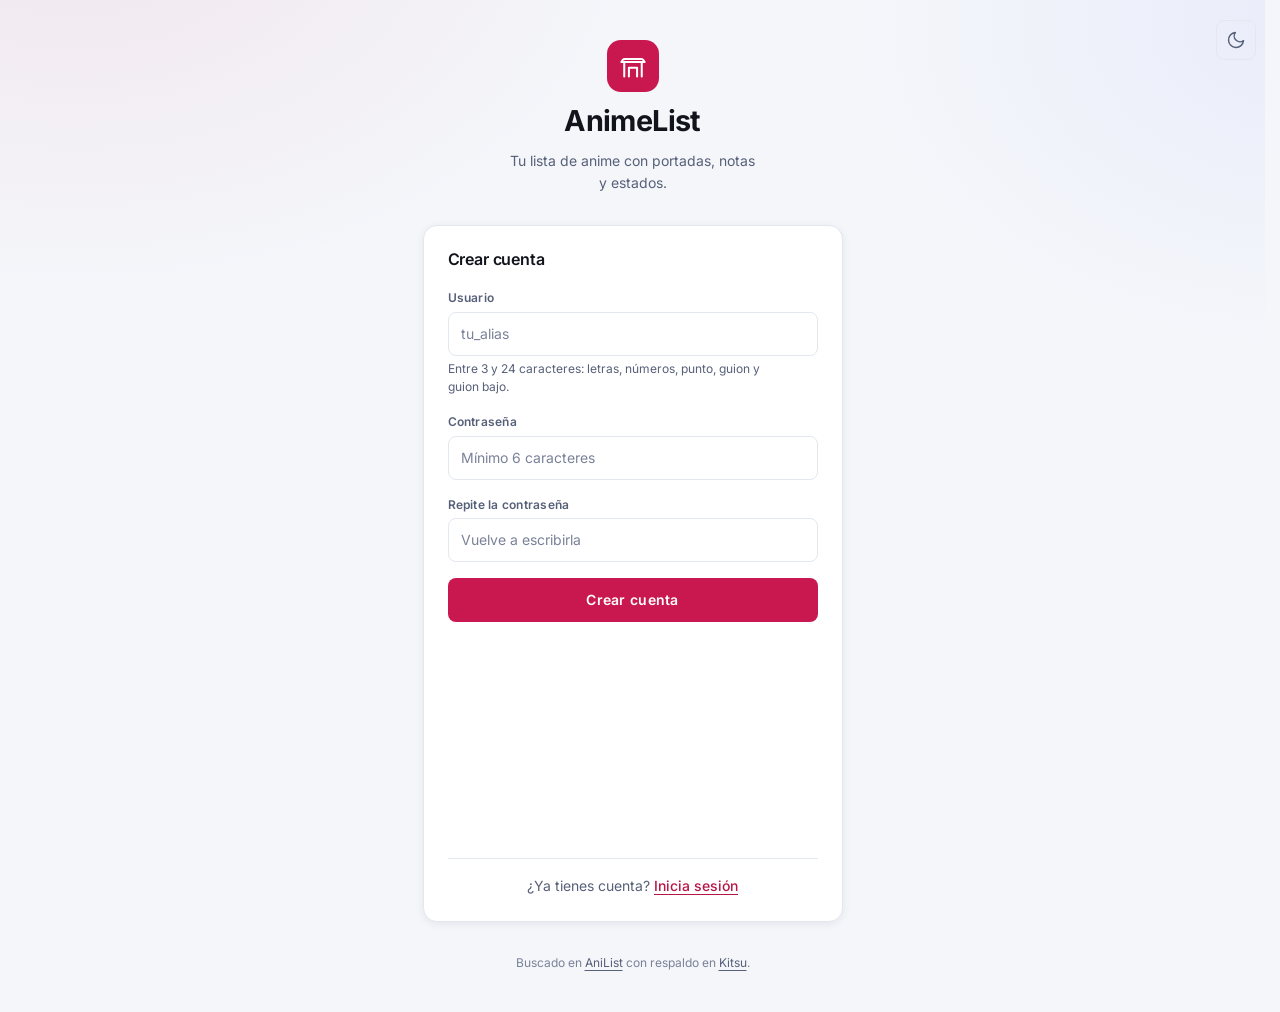
<file: Frontend/index.html>
<!DOCTYPE html>
<html lang="es" data-theme="dark">
<head>
    <meta charset="UTF-8">
    <meta name="viewport" content="width=device-width, initial-scale=1.0">
    <meta name="description" content="Crea tu cuenta en AnimeList y guarda tu lista de anime con portadas, notas y estados.">
    <meta name="theme-color" content="#0a0b10">
    <title>AnimeList · Crear cuenta</title>
    <link rel="icon" href="favicon.svg" type="image/svg+xml">
    <link rel="preload" href="fonts/inter-var.woff2" as="font" type="font/woff2" crossorigin>
    <link rel="stylesheet" href="css/tokens.css">
    <link rel="stylesheet" href="css/base.css">
    <link rel="stylesheet" href="css/components.css">
    <link rel="stylesheet" href="css/auth.css">
    <script>
        // El tema se aplica antes de pintar para que no haya parpadeo. Va
        // en linea a proposito: un modulo bloquearia el primer dibujado.
        try {
            var saved = JSON.parse(localStorage.getItem('animelist_settings') || '{}').theme;
            document.documentElement.dataset.theme = saved ||
                (matchMedia('(prefers-color-scheme: light)').matches ? 'light' : 'dark');
        } catch (e) { /* se queda el tema por defecto */ }
    </script>
</head>
<body class="auth-page">
    <a href="#contenido" class="skip-link">Saltar al contenido principal</a>

    <div class="theme-fab">
        <button id="btn-theme" class="icon-btn" type="button" aria-pressed="false">
            <i data-icon="sun" aria-hidden="true"></i>
            <span class="sr-only">Cambiar tema</span>
        </button>
    </div>

    <main id="contenido" class="auth">
        <header class="auth__brand">
            <span class="brand__mark" aria-hidden="true"><i data-icon="torii"></i></span>
            <h1 class="auth__title">AnimeList</h1>
            <p class="auth__tagline">Tu lista de anime con portadas, notas y estados.</p>
        </header>

        <section class="panel panel--pad auth__card">
            <h2 class="panel__title">Crear cuenta</h2>

            <form id="form-registro" class="form-stack" novalidate>
                <div class="field">
                    <label for="usuario">Usuario</label>
                    <input id="usuario" name="username" type="text" autocomplete="username"
                           minlength="3" maxlength="24" spellcheck="false"
                           placeholder="tu_alias" required>
                    <p class="field__hint">Entre 3 y 24 caracteres: letras, números, punto, guion y guion bajo.</p>
                </div>

                <div class="field">
                    <label for="password">Contraseña</label>
                    <input id="password" name="password" type="password" autocomplete="new-password"
                           minlength="6" placeholder="Mínimo 6 caracteres" required>
                </div>

                <div class="field">
                    <label for="password2">Repite la contraseña</label>
                    <input id="password2" name="password2" type="password" autocomplete="new-password"
                           minlength="6" placeholder="Vuelve a escribirla" required>
                </div>

                <button class="btn btn--primary btn--block" type="submit">Crear cuenta</button>
                <p class="form-status" id="register-status" role="alert" aria-live="polite"></p>
            </form>

            <p class="auth__alt">¿Ya tienes cuenta? <a href="login.html">Inicia sesión</a></p>
        </section>

        <p class="auth__foot">
            Buscado en <a href="https://anilist.co" target="_blank" rel="noopener noreferrer">AniList</a>
            con respaldo en <a href="https://kitsu.io" target="_blank" rel="noopener noreferrer">Kitsu</a>.
        </p>
    </main>

    <script type="module" src="app.js"></script>
</body>
</html>
</file>
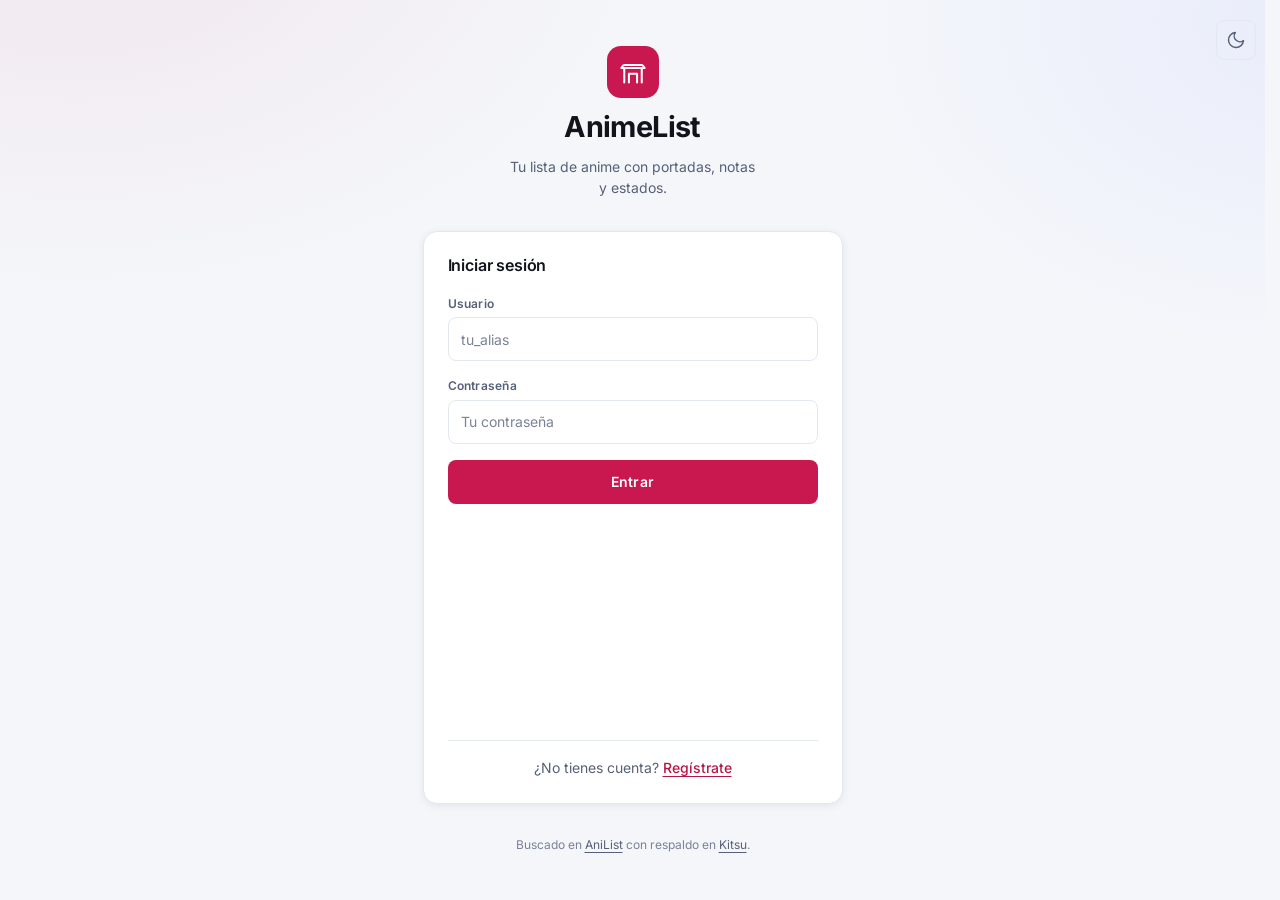
<file: Frontend/dashboard.html>
<!DOCTYPE html>
<html lang="es" data-theme="dark">
<head>
    <meta charset="UTF-8">
    <meta name="viewport" content="width=device-width, initial-scale=1.0">
    <meta name="description" content="Gestiona tu lista de anime: añade, puntúa, filtra y busca portadas.">
    <meta name="theme-color" content="#0a0b10">
    <title>AnimeList · Mi lista</title>
    <link rel="icon" href="favicon.svg" type="image/svg+xml">
    <link rel="preload" href="fonts/inter-var.woff2" as="font" type="font/woff2" crossorigin>
    <link rel="stylesheet" href="css/tokens.css">
    <link rel="stylesheet" href="css/base.css">
    <link rel="stylesheet" href="css/components.css">
    <link rel="stylesheet" href="css/dashboard.css">
    <script>
        // El tema se aplica antes de pintar para que no haya parpadeo. Va
        // en linea a proposito: un modulo bloquearia el primer dibujado.
        try {
            var saved = JSON.parse(localStorage.getItem('animelist_settings') || '{}').theme;
            document.documentElement.dataset.theme = saved ||
                (matchMedia('(prefers-color-scheme: light)').matches ? 'light' : 'dark');
        } catch (e) { /* se queda el tema por defecto */ }
    </script>
</head>
<body>
    <a href="#contenido" class="skip-link">Saltar al contenido principal</a>

    <header class="app-header" id="app-header">
        <img id="profile-banner" class="app-header__banner" alt="" hidden>
        <div class="app-shell app-header__inner">
            <a class="brand" href="dashboard.html">
                <span class="brand__mark" aria-hidden="true"><i data-icon="torii"></i></span>
                <span class="brand__name">AnimeList</span>
            </a>

            <div class="app-header__actions">
                <span id="offline-badge" class="badge badge--offline" hidden>
                    <i data-icon="wifi-off" class="icon--sm"></i>
                    <span id="offline-text">Sin conexión</span>
                </span>

                <button id="btn-theme" class="icon-btn" type="button" aria-pressed="false">
                    <i data-icon="sun"></i>
                    <span class="sr-only">Cambiar tema</span>
                </button>

                <div class="dropdown" id="user-menu">
                    <button class="avatar-btn" id="btn-user" type="button"
                            aria-haspopup="menu" aria-expanded="false" aria-controls="user-menu-panel">
                        <img id="user-avatar" class="avatar" alt="" hidden>
                        <span id="avatar-fallback" class="avatar avatar--placeholder" aria-hidden="true"></span>
                        <span class="sr-only">Abrir menú de usuario</span>
                    </button>

                    <div class="dropdown__panel" id="user-menu-panel" role="menu" hidden>
                        <div class="dropdown__head">
                            <p class="dropdown__name" id="menu-name">…</p>
                            <p class="dropdown__meta" id="menu-username"></p>
                        </div>
                        <button class="dropdown__item" id="btn-profile" type="button" role="menuitem">
                            <i data-icon="user" class="icon--sm"></i> Mi perfil
                        </button>

                        <button class="dropdown__item" id="btn-friends" type="button" role="menuitem">
                            <i data-icon="user-plus" class="icon--sm"></i> Amigos
                        </button>

                        <!-- Salta a la lista de cualquier cuenta. El `datalist`
                             sugiere mientras se escribe, pero basta con teclear
                             el nombre y dar a Enter. -->
                        <form class="dropdown__form" id="view-user-form" role="search">
                            <label class="sr-only" for="view-user-input">Ver la lista de un usuario</label>
                            <div class="input-search">
                                <i data-icon="search" class="icon--sm"></i>
                                <input id="view-user-input" type="search" maxlength="24"
                                       placeholder="Ver lista de…" autocomplete="off"
                                       list="view-user-suggestions">
                            </div>
                            <datalist id="view-user-suggestions"></datalist>
                        </form>

                        <button class="dropdown__item" id="btn-admin" type="button" role="menuitem" hidden>
                            <i data-icon="shield" class="icon--sm"></i> Administración
                        </button>

                        <div class="dropdown__sep" role="separator"></div>
                        <button class="dropdown__item dropdown__item--danger" id="btn-logout" type="button" role="menuitem">
                            <i data-icon="log-out" class="icon--sm"></i> Salir
                        </button>
                    </div>
                </div>
            </div>
        </div>
    </header>

    <main id="contenido" class="app-shell app-main">
        <!-- Solo se muestra en `dashboard.html?user=X`: avisa de que la lista de
             abajo es de otra cuenta y que, por tanto, es de solo lectura. -->
        <section class="view-banner" id="view-banner" hidden aria-label="Viendo la lista de otro usuario">
            <div class="view-banner__text">
                <p class="view-banner__title">Viendo la lista de <span id="view-banner-name">…</span></p>
                <p class="view-banner__meta" id="view-banner-meta"></p>
            </div>
            <!-- Acción de amistad según `profile.friendship`: añadir, aceptar,
                 retirar o dejar de ser amigo. Se pinta desde JS. -->
            <div class="view-banner__actions" id="view-friend-actions" hidden></div>
            <a class="btn btn--ghost btn--sm" href="dashboard.html">
                <i data-icon="arrow-left" class="icon--sm"></i> Volver a mi lista
            </a>
        </section>

        <!-- Muro de comentarios de la cuenta visitada. Solo en lista ajena:
             el formulario publica con `target` = la cuenta del `?user=`. -->
        <section class="panel wall" id="wall" hidden aria-labelledby="wall-title">
            <div class="wall__head">
                <span class="wall__icon" aria-hidden="true"><i data-icon="message"></i></span>
                <h2 class="wall__title" id="wall-title">Comentarios</h2>
                <span class="count" id="wall-count">0</span>
            </div>

            <form id="wall-form" class="wall-form" novalidate>
                <label class="sr-only" for="wall-text">Comentar la lista de <span id="wall-target"></span></label>
                <textarea id="wall-text" class="wall-form__text" rows="2" maxlength="500"
                          placeholder="Escribe un comentario sobre esta lista…"></textarea>
                <div class="wall-form__actions">
                    <button class="btn btn--primary btn--sm" type="submit">Publicar</button>
                    <p class="form-status" id="wall-status" role="status" aria-live="polite"></p>
                </div>
            </form>

            <div id="wall-list" class="wall-list"></div>
        </section>

        <section class="stats" id="stats-section" aria-label="Resumen de tu lista">
            <div class="stats__figures">
                <div class="stat">
                    <span class="stat__value" id="stat-total">–</span>
                    <span class="stat__label" id="stat-total-label">En tu lista</span>
                </div>
                <div class="stat">
                    <span class="stat__value" id="stat-completed">–</span>
                    <span class="stat__label">Completados</span>
                </div>
                <div class="stat">
                    <span class="stat__value" id="stat-average">–</span>
                    <span class="stat__label">Nota media</span>
                </div>
                <div class="stat">
                    <span class="stat__value" id="stat-episodes">–</span>
                    <span class="stat__label">Episodios</span>
                </div>
            </div>

            <div class="distribution">
                <p class="distribution__title">Reparto por estado</p>
                <div id="distribution-rows"></div>
            </div>
        </section>

        <section class="panel disclosure add-panel" id="add-panel" aria-labelledby="add-toggle">
            <button class="disclosure__trigger" id="add-toggle" type="button"
                    aria-expanded="false" aria-controls="add-body">
                <span class="add-panel__head">
                    <i data-icon="plus"></i>
                    <span id="add-title">Añadir anime</span>
                </span>
                <i data-icon="chevron-down" class="disclosure__chevron"></i>
            </button>

            <div class="disclosure__panel" id="add-body">
                <div class="disclosure__inner" id="add-body-inner">
                    <form id="form-anime" class="form-grid" novalidate>
                        <div class="field field--cover">
                            <span class="field__label">Portada</span>
                            <div class="cover-preview" id="cover-preview"></div>
                        </div>

                        <div class="field field--grow">
                            <label for="anime-title">Título</label>
                            <input id="anime-title" name="title" type="text" maxlength="200"
                                   placeholder="Ej. Shingeki no Kyojin" autocomplete="off" required>
                            <div id="autocomplete" class="autocomplete" role="listbox"
                                 aria-label="Sugerencias" hidden></div>
                        </div>

                        <div class="field">
                            <label for="anime-rating">Nota</label>
                            <input id="anime-rating" name="rating" type="number" min="1" max="10" step="1"
                                   placeholder="8" required>
                        </div>

                        <div class="field">
                            <label for="anime-status">Estado</label>
                            <select id="anime-status" name="status">
                                <option value="Pendiente">Pendiente</option>
                                <option value="Viendo">Viendo</option>
                                <option value="Completado">Completado</option>
                                <option value="Abandonado">Abandonado</option>
                            </select>
                        </div>

                        <div class="field">
                            <label for="anime-episodes">Episodios</label>
                            <input id="anime-episodes" name="episodes" type="text" inputmode="numeric"
                                   placeholder="?">
                        </div>

                        <div class="field field--wide">
                            <label for="anime-synopsis">Sinopsis</label>
                            <textarea id="anime-synopsis" name="synopsis" rows="3" maxlength="2000"
                                      placeholder="Se rellena sola al buscar, o escríbela tú."></textarea>
                        </div>

                        <div class="field field--wide form-actions">
                            <button class="btn btn--primary" type="submit">Guardar en mi lista</button>
                            <button class="btn btn--ghost" type="reset">Limpiar</button>
                            <p class="form-status" id="form-status" role="status" aria-live="polite"></p>
                        </div>
                    </form>
                </div>
            </div>
        </section>

        <section class="list-section" aria-labelledby="list-title">
            <div class="list-toolbar">
                <h2 class="list-toolbar__title" id="list-title">
                    <span id="list-title-label">Mi lista</span> <span class="count" id="list-count">0</span>
                </h2>

                <div class="list-toolbar__controls">
                    <div class="input-search">
                        <i data-icon="search" class="icon--sm"></i>
                        <input id="filter-text" type="search"
                               placeholder="Filtrar por título…" aria-label="Filtrar por título">
                    </div>

                    <label class="sr-only" for="sort-by">Ordenar por</label>
                    <select id="sort-by" class="input-select">
                        <option value="updated">Añadidos recientes</option>
                        <option value="rating">Mejor puntuados</option>
                        <option value="title">Título (A-Z)</option>
                        <option value="episodes">Más episodios</option>
                    </select>

                    <div class="segmented" id="view-switch" role="group" aria-label="Modo de vista">
                        <button class="segmented__btn" type="button" data-view="grid"
                                aria-pressed="true" title="Vista de rejilla">
                            <i data-icon="layout-grid" class="icon--sm"></i>
                            <span class="sr-only">Vista de rejilla</span>
                        </button>
                        <button class="segmented__btn" type="button" data-view="list"
                                aria-pressed="false" title="Vista de lista">
                            <i data-icon="layout-list" class="icon--sm"></i>
                            <span class="sr-only">Vista de lista</span>
                        </button>
                    </div>

                    <button id="btn-export" class="btn btn--ghost btn--sm" type="button">
                        <i data-icon="folder-open" class="icon--sm"></i> Exportar
                    </button>

                    <button id="btn-open-search" class="btn btn--primary btn--sm" type="button">
                        <i data-icon="search" class="icon--sm"></i> Buscar en AniList
                    </button>
                </div>
            </div>

            <div class="chips" id="status-chips" role="group" aria-label="Filtrar por estado">
                <button class="chip is-active" type="button" data-status="Todos" aria-pressed="true">Todos</button>
                <button class="chip" type="button" data-status="Viendo" aria-pressed="false">Viendo</button>
                <button class="chip" type="button" data-status="Completado" aria-pressed="false">Completados</button>
                <button class="chip" type="button" data-status="Pendiente" aria-pressed="false">Pendientes</button>
                <button class="chip" type="button" data-status="Abandonado" aria-pressed="false">Abandonados</button>
            </div>

            <!-- `aria-live` va en el `#list-status` de abajo, no sobre la rejilla:
                 anunciar el contenedor entero reabria a listas con cien fichas
                 en cada pulsacion del filtro. -->
            <div id="contenedor-animes" class="cards" role="list"></div>

            <div id="empty-state" class="empty-state" hidden>
                <span class="empty-state__art" aria-hidden="true">
                    <i data-icon="folder-open" class="icon--xl"></i>
                </span>
                <p class="empty-state__title" id="empty-title">Tu lista está vacía</p>
                <p class="empty-state__text" id="empty-text">
                    Busca un anime y guárdalo con su nota y su estado.
                </p>
                <button id="empty-action" class="btn btn--primary empty-state__action" type="button">
                    <i data-icon="search" class="icon--sm"></i> Buscar anime
                </button>
            </div>

            <p class="sr-only" id="list-status" role="status" aria-live="polite"></p>
        </section>
    </main>

    <dialog id="search-dialog" class="modal" aria-labelledby="search-dialog-title">
        <div class="modal__head">
            <h2 class="modal__title" id="search-dialog-title">Buscar anime</h2>
            <button class="icon-btn" id="search-close" type="button" aria-label="Cerrar búsqueda">
                <i data-icon="close"></i>
            </button>
        </div>

        <div class="modal__search">
            <div class="input-search">
                <i data-icon="search" class="icon--sm"></i>
                <input id="search-input" type="search" autocomplete="off" spellcheck="false"
                       placeholder="Ej. Shingeki no Kyojin" aria-label="Término de búsqueda">
            </div>
            <label class="switch">
                <input id="search-adult" type="checkbox">
                <span>Adultos</span>
            </label>
        </div>

        <p class="modal__status" id="search-status" role="status" aria-live="polite"></p>

        <div id="search-results" class="search-results" role="listbox" aria-label="Resultados de búsqueda"></div>

        <div class="modal__foot">
            <p class="modal__hint">Flechas ↑ ↓ para moverte · Enter para elegir · Esc para cerrar</p>
            <button id="search-more" class="btn btn--ghost btn--sm" type="button" hidden>Cargar más</button>
        </div>
    </dialog>

    <!-- Censo de cuentas. Solo lo abre el botón del menú cuando la sesión es
         admin; el backend vuelve a comprobar el rol en cada petición. -->
    <dialog id="admin-dialog" class="modal" aria-labelledby="admin-dialog-title">
        <div class="modal__head">
            <h2 class="modal__title" id="admin-dialog-title">Administración</h2>
            <button class="icon-btn" id="admin-close" type="button" aria-label="Cerrar administración">
                <i data-icon="close"></i>
            </button>
        </div>

        <div class="modal__search">
            <div class="input-search">
                <i data-icon="search" class="icon--sm"></i>
                <input id="admin-filter" type="search" autocomplete="off"
                       placeholder="Filtrar por nombre o usuario" aria-label="Filtrar cuentas">
            </div>
        </div>

        <p class="modal__status" id="admin-status" role="status" aria-live="polite"></p>

        <div id="admin-users" class="admin-users"></div>
    </dialog>

    <!-- Amistades: solicitudes en ambos sentidos y amigos confirmados. El
         backend vuelve a comprobar cada operación en el momento. -->
    <dialog id="friends-dialog" class="modal" aria-labelledby="friends-dialog-title">
        <div class="modal__head">
            <h2 class="modal__title" id="friends-dialog-title">Amigos</h2>
            <button class="icon-btn" id="friends-close" type="button" aria-label="Cerrar amigos">
                <i data-icon="close"></i>
            </button>
        </div>

        <form class="modal__search" id="friend-request-form" role="search">
            <label class="sr-only" for="friend-request-input">Enviar solicitud de amistad</label>
            <div class="input-search">
                <i data-icon="user-plus" class="icon--sm"></i>
                <input id="friend-request-input" type="search" maxlength="24"
                       placeholder="Enviar solicitud a…" autocomplete="off"
                       list="friend-request-suggestions">
            </div>
            <datalist id="friend-request-suggestions"></datalist>
            <button class="btn btn--primary btn--sm" type="submit">Enviar</button>
        </form>

        <p class="modal__status" id="friends-status" role="status" aria-live="polite"></p>

        <div id="friends-list" class="admin-users"></div>
    </dialog>

    <dialog id="profile-dialog" class="modal" aria-labelledby="profile-dialog-title">
        <form id="form-profile">
            <div class="modal__head">
                <h2 class="modal__title" id="profile-dialog-title">Mi perfil</h2>
                <button class="icon-btn" id="profile-close" type="button" aria-label="Cerrar perfil">
                    <i data-icon="close"></i>
                </button>
            </div>

            <div class="modal__panel">
                <div class="profile-row">
                    <div class="profile-row__preview profile-row__preview--banner">
                        <img id="profile-banner-preview" alt="" hidden>
                        <span id="profile-banner-empty" class="profile-row__empty" aria-hidden="true">
                            <i data-icon="image" class="icon--lg"></i>
                        </span>
                    </div>
                    <label class="file-btn" id="profile-banner-label" for="profile-banner-file">
                        <i data-icon="image-plus" class="icon--sm"></i> <span>Cambiar banner</span>
                        <input id="profile-banner-file" type="file" accept="image/png,image/jpeg"
                               class="sr-only">
                    </label>
                    <p class="profile-row__hint">
                        Se recorta a 1500×400. <span id="profile-banner-note" class="profile-row__pending"></span>
                    </p>
                    <button id="profile-banner-remove" class="btn btn--ghost btn--sm" type="button">
                        Quitar banner
                    </button>
                </div>

                <div class="profile-row">
                    <div class="profile-row__preview profile-row__preview--avatar">
                        <img id="profile-avatar" alt="" hidden>
                        <span id="profile-avatar-empty" class="profile-row__empty" aria-hidden="true">
                            <i data-icon="user" class="icon--lg"></i>
                        </span>
                    </div>
                    <label class="file-btn" id="profile-avatar-label" for="profile-avatar-file">
                        <i data-icon="image-plus" class="icon--sm"></i> <span>Cambiar foto</span>
                        <input id="profile-avatar-file" type="file" accept="image/png,image/jpeg"
                               class="sr-only">
                    </label>
                    <p class="profile-row__hint">
                        Se recorta a 256×256. <span id="profile-avatar-note" class="profile-row__pending"></span>
                    </p>
                    <button id="profile-avatar-remove" class="btn btn--ghost btn--sm" type="button">
                        Quitar foto
                    </button>

                    <!-- `details` y no un segundo boton: la opcion es menos
                         usada que subir un fichero y asi el dialogo no crece.
                         El backend ya aceptaba `avatar_url` (routes_auth.py)
                         y `public_profile` lo devuelve, pero no habia campo. -->
                    <details class="disclosure disclosure--native disclosure--compact profile-row__extra">
                        <summary class="disclosure__trigger">
                            <i data-icon="external-link" class="icon--sm"></i>
                            <span>Usar una imagen de internet</span>
                            <i data-icon="chevron-down" class="disclosure__chevron"></i>
                        </summary>
                        <div class="disclosure__panel">
                            <div class="disclosure__inner">
                                <div class="field">
                                    <label for="profile-avatar-url">URL de la imagen</label>
                                    <input id="profile-avatar-url" type="url"
                                           placeholder="https://ejemplo.com/avatar.jpg"
                                           autocomplete="off" spellcheck="false">
                                    <p class="profile-row__hint">
                                        Tiene que empezar por http o https. Si la rellenas, manda
                                        sobre la foto subida.
                                    </p>
                                </div>
                            </div>
                        </div>
                    </details>
                </div>

                <div class="profile-row">
                    <div class="profile-row__preview profile-row__preview--background">
                        <img id="profile-background" alt="" hidden>
                        <span id="profile-background-empty" class="profile-row__empty" aria-hidden="true">
                            <i data-icon="image" class="icon--lg"></i>
                        </span>
                    </div>
                    <label class="file-btn" id="profile-background-label" for="profile-background-file">
                        <i data-icon="image-plus" class="icon--sm"></i> <span>Cambiar fondo</span>
                        <input id="profile-background-file" type="file" accept="image/png,image/jpeg"
                               class="sr-only">
                    </label>
                    <p class="profile-row__hint">
                        Se recorta a 1920×1080. <span id="profile-background-note" class="profile-row__pending"></span>
                    </p>
                    <button id="profile-background-remove" class="btn btn--ghost btn--sm" type="button">
                        Quitar fondo
                    </button>

                    <details class="disclosure disclosure--native disclosure--compact profile-row__extra">
                        <summary class="disclosure__trigger">
                            <i data-icon="external-link" class="icon--sm"></i>
                            <span>Usar una imagen de internet</span>
                            <i data-icon="chevron-down" class="disclosure__chevron"></i>
                        </summary>
                        <div class="disclosure__panel">
                            <div class="disclosure__inner">
                                <div class="field">
                                    <label for="profile-background-url">URL de la imagen</label>
                                    <input id="profile-background-url" type="url"
                                           placeholder="https://ejemplo.com/fondo.jpg"
                                           autocomplete="off" spellcheck="false">
                                    <p class="profile-row__hint">
                                        Tiene que empezar por http o https. Si la rellenas, manda
                                        sobre el fondo subido.
                                    </p>
                                </div>
                            </div>
                        </div>
                    </details>
                </div>

                <div class="field">
                    <label for="profile-name">Nombre visible</label>
                    <input id="profile-name" type="text" maxlength="50"
                           autocomplete="nickname" placeholder="Cómo te ven tus amigos">
                </div>

                <!-- Un `<form>` dentro de `<form>` es HTML invalido, asi que
                     esta seccion usa `<button type="button">` y su propio
                     manejador en vez de su propio formulario. -->
                <details class="disclosure disclosure--native disclosure--compact profile-extra"
                         id="profile-password">
                    <summary class="disclosure__trigger">
                        <i data-icon="shield" class="icon--sm"></i>
                        <span>Cambiar contraseña</span>
                        <i data-icon="chevron-down" class="disclosure__chevron"></i>
                    </summary>
                    <div class="disclosure__panel">
                        <div class="disclosure__inner">
                            <div class="field">
                                <label for="password-current">Contraseña actual</label>
                                <input id="password-current" type="password" maxlength="128"
                                       autocomplete="current-password">
                            </div>
                            <div class="field">
                                <label for="password-new">Contraseña nueva</label>
                                <input id="password-new" type="password" minlength="6" maxlength="128"
                                       autocomplete="new-password">
                                <p class="profile-row__hint">Mínimo 6 caracteres.</p>
                            </div>
                            <div class="field">
                                <label for="password-repeat">Repite la nueva</label>
                                <input id="password-repeat" type="password" minlength="6" maxlength="128"
                                       autocomplete="new-password">
                            </div>
                            <div class="field form-actions">
                                <button id="password-save" class="btn btn--ghost" type="button">
                                    Cambiar contraseña
                                </button>
                                <p id="password-status" class="form-status" role="status"
                                   aria-live="polite"></p>
                            </div>
                        </div>
                    </div>
                </details>

                <p id="profile-status" class="form-status" role="status" aria-live="polite"></p>
            </div>

            <div class="modal__actions">
                <button id="profile-cancel" class="btn btn--ghost" type="button">Cancelar</button>
                <button class="btn btn--primary" type="submit">Guardar</button>
            </div>
        </form>
    </dialog>

    <script type="module" src="dashboard.js"></script>
</body>
</html>
</file>
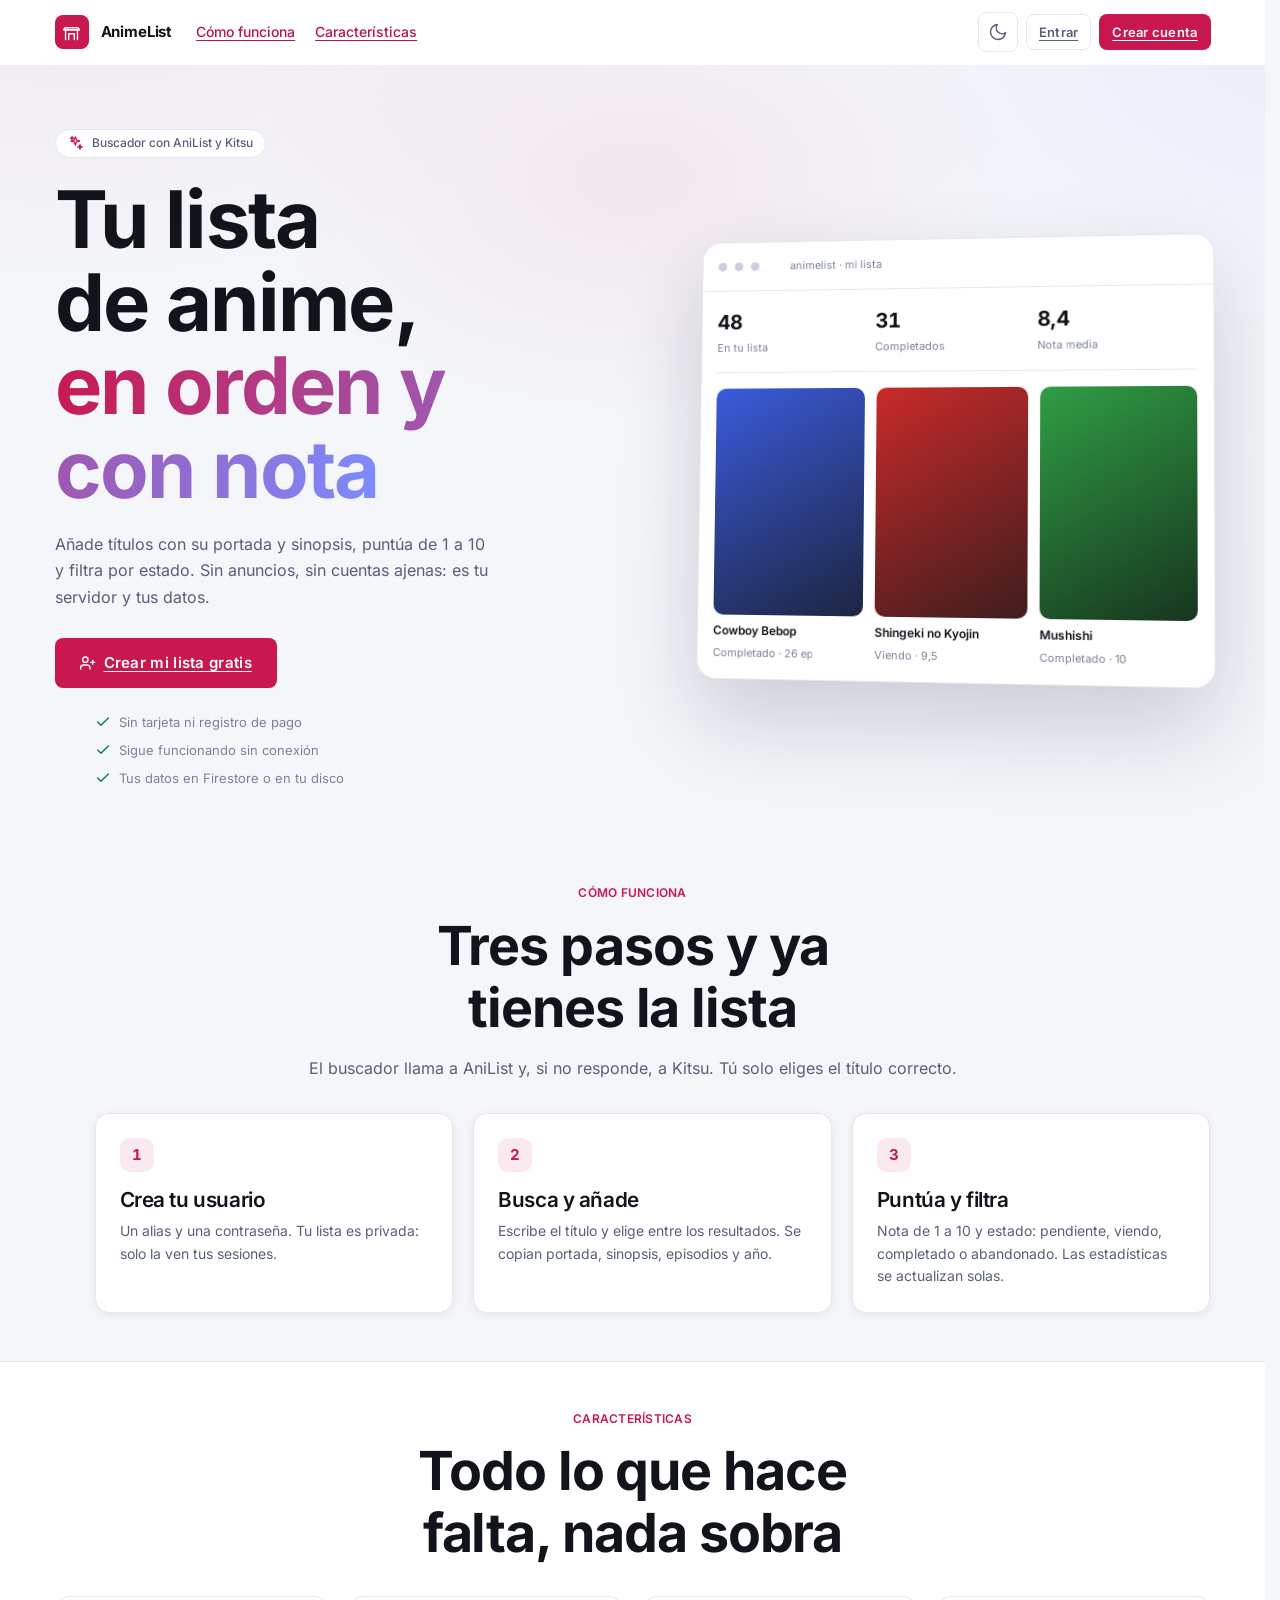
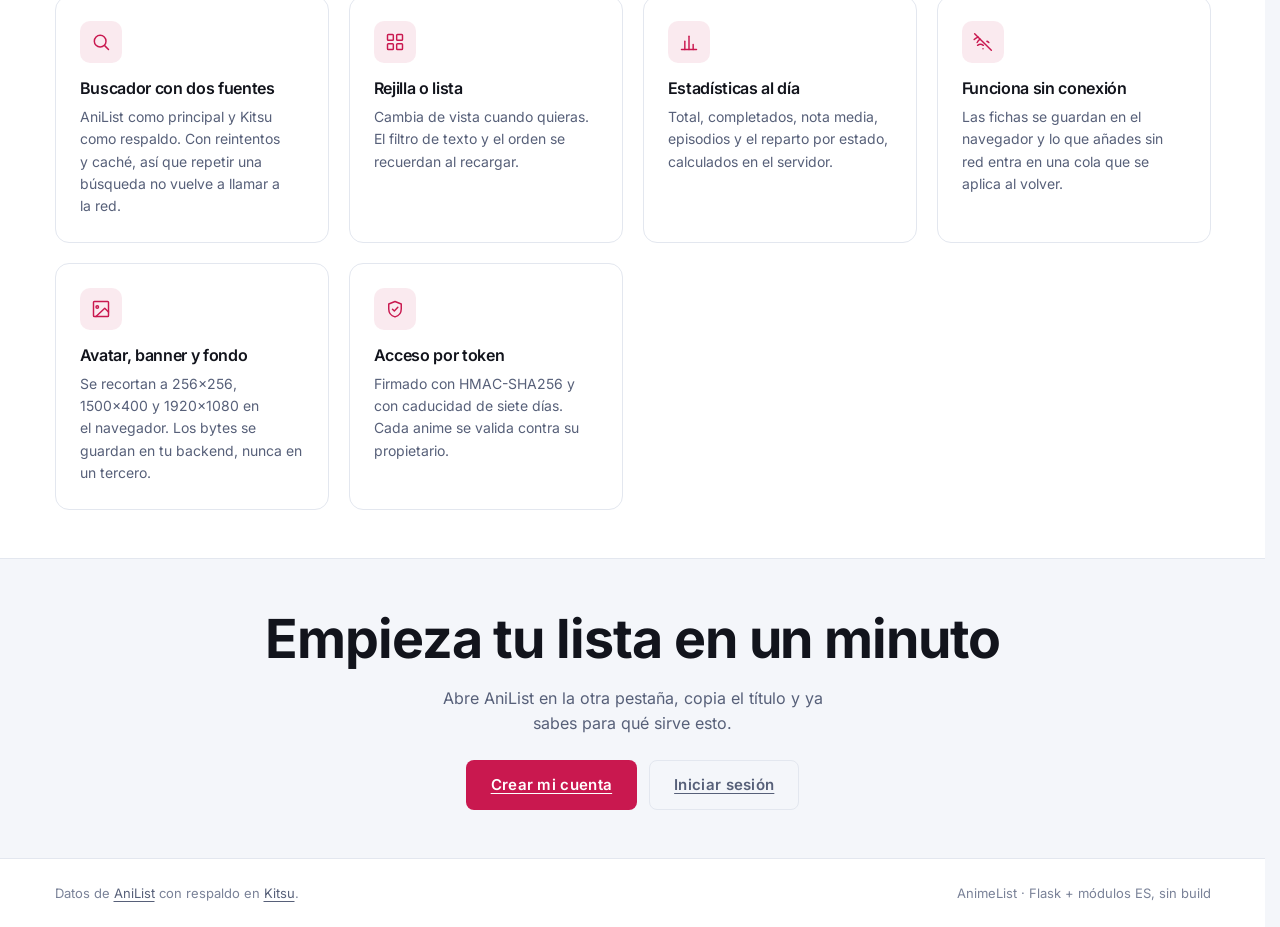
<file: Frontend/landing.html>
<!DOCTYPE html>
<html lang="es" data-theme="dark">
<head>
    <meta charset="UTF-8">
    <meta name="viewport" content="width=device-width, initial-scale=1.0">
    <meta name="description" content="AnimeList es un gestor de listas de anime: añade títulos con portada, puntúa de 1 a 10 y filtra por estado. Tus datos, tu navegador, tu servidor.">
    <meta name="theme-color" content="#0a0b10">
    <meta property="og:title" content="AnimeList · Tu lista de anime">
    <meta property="og:description" content="Añade, puntúa y filtra anime con portada y sinopsis. Gratis y autoalojado.">
    <meta property="og:type" content="website">
    <title>AnimeList · Tu lista de anime, en orden</title>
    <link rel="icon" href="favicon.svg" type="image/svg+xml">
    <link rel="preload" href="fonts/inter-var.woff2" as="font" type="font/woff2" crossorigin>
    <link rel="stylesheet" href="css/tokens.css">
    <link rel="stylesheet" href="css/base.css">
    <link rel="stylesheet" href="css/components.css">
    <link rel="stylesheet" href="css/landing.css">
    <script>
        // Igual que en el resto de páginas: el tema se fija antes del primer
        // dibujado para que no haya un destello claro en una pantalla oscura.
        try {
            var saved = JSON.parse(localStorage.getItem('animelist_settings') || '{}').theme;
            document.documentElement.dataset.theme = saved ||
                (matchMedia('(prefers-color-scheme: light)').matches ? 'light' : 'dark');
        } catch (e) { /* se queda el tema por defecto */ }
    </script>
</head>
<body class="landing">
    <a href="#contenido" class="skip-link">Saltar al contenido principal</a>

    <header class="landing-nav" id="landing-nav">
        <div class="app-shell landing-nav__inner">
            <a class="brand" href="landing.html">
                <span class="brand__mark" aria-hidden="true"><i data-icon="torii"></i></span>
                <span class="brand__name">AnimeList</span>
            </a>

            <nav class="landing-nav__links" aria-label="Secciones">
                <a href="#como-funciona">Cómo funciona</a>
                <a href="#caracteristicas">Características</a>
            </nav>

            <div class="landing-nav__actions">
                <button id="btn-theme" class="icon-btn" type="button" aria-pressed="false">
                    <i data-icon="sun" aria-hidden="true"></i>
                    <span class="sr-only">Cambiar tema</span>
                </button>
                <a class="btn btn--ghost btn--sm" href="login.html">Entrar</a>
                <a class="btn btn--primary btn--sm" href="index.html">Crear cuenta</a>
            </div>
        </div>
    </header>

    <main id="contenido">
        <!-- ---------- Portada ---------- -->
        <section class="hero">
            <div class="app-shell hero__inner">
                <div class="hero__copy">
                    <p class="hero__eyebrow">
                        <i data-icon="sparkles" class="icon--sm"></i>
                        Buscador con AniList y Kitsu
                    </p>
                    <h1 class="hero__title">
                        Tu lista de anime,<br>
                        <span class="hero__title-accent">en orden y con nota</span>
                    </h1>
                    <p class="hero__lead">
                        Añade títulos con su portada y sinopsis, puntúa de 1 a 10 y
                        filtra por estado. Sin anuncios, sin cuentas ajenas: es tu
                        servidor y tus datos.
                    </p>
                    <div class="hero__actions">
                        <a class="btn btn--primary btn--lg" href="index.html">
                            <i data-icon="user-plus" class="icon--sm"></i> Crear mi lista gratis
                        </a>
                        <a class="btn btn--ghost btn--lg" href="login.html">Ya tengo cuenta</a>
                    </div>
                    <ul class="hero__points">
                        <li><i data-icon="check" class="icon--sm"></i> Sin tarjeta ni registro de pago</li>
                        <li><i data-icon="check" class="icon--sm"></i> Sigue funcionando sin conexión</li>
                        <li><i data-icon="check" class="icon--sm"></i> Tus datos en Firestore o en tu disco</li>
                    </ul>
                </div>

                <!-- Maqueta estática: no pide datos al backend ni necesita token. -->
                <div class="hero__preview" aria-hidden="true">
                    <div class="mock">
                        <div class="mock__bar">
                            <span class="mock__dot"></span>
                            <span class="mock__dot"></span>
                            <span class="mock__dot"></span>
                            <span class="mock__url">animelist · mi lista</span>
                        </div>

                        <div class="mock__body">
                            <div class="mock__figures">
                                <div><b>48</b><span>En tu lista</span></div>
                                <div><b>31</b><span>Completados</span></div>
                                <div><b>8,4</b><span>Nota media</span></div>
                            </div>

                            <div class="mock__cards">
                                <div class="mock__card">
                                    <div class="mock__cover mock__cover--a"></div>
                                    <p class="mock__title">Cowboy Bebop</p>
                                    <span class="mock__meta">Completado · 26 ep</span>
                                </div>
                                <div class="mock__card">
                                    <div class="mock__cover mock__cover--b"></div>
                                    <p class="mock__title">Shingeki no Kyojin</p>
                                    <span class="mock__meta">Viendo · 9,5</span>
                                </div>
                                <div class="mock__card">
                                    <div class="mock__cover mock__cover--c"></div>
                                    <p class="mock__title">Mushishi</p>
                                    <span class="mock__meta">Completado · 10</span>
                                </div>
                            </div>
                        </div>
                    </div>
                </div>
            </div>
        </section>

        <!-- ---------- Cómo funciona ---------- -->
        <section class="section" id="como-funciona" aria-labelledby="como-title">
            <div class="app-shell">
                <header class="section__head">
                    <p class="section__eyebrow">Cómo funciona</p>
                    <h2 class="section__title" id="como-title">Tres pasos y ya tienes la lista</h2>
                    <p class="section__lead">
                        El buscador llama a AniList y, si no responde, a Kitsu.
                        Tú solo eliges el título correcto.
                    </p>
                </header>

                <ol class="steps">
                    <li class="step">
                        <span class="step__num" aria-hidden="true">1</span>
                        <h3 class="step__title">Crea tu usuario</h3>
                        <p class="step__text">
                            Un alias y una contraseña. Tu lista es privada: solo la
                            ven tus sesiones.
                        </p>
                    </li>
                    <li class="step">
                        <span class="step__num" aria-hidden="true">2</span>
                        <h3 class="step__title">Busca y añade</h3>
                        <p class="step__text">
                            Escribe el título y elige entre los resultados. Se
                            copian portada, sinopsis, episodios y año.
                        </p>
                    </li>
                    <li class="step">
                        <span class="step__num" aria-hidden="true">3</span>
                        <h3 class="step__title">Puntúa y filtra</h3>
                        <p class="step__text">
                            Nota de 1 a 10 y estado: pendiente, viendo, completado
                            o abandonado. Las estadísticas se actualizan solas.
                        </p>
                    </li>
                </ol>
            </div>
        </section>

        <!-- ---------- Características ---------- -->
        <section class="section section--alt" id="caracteristicas" aria-labelledby="features-title">
            <div class="app-shell">
                <header class="section__head">
                    <p class="section__eyebrow">Características</p>
                    <h2 class="section__title" id="features-title">Todo lo que hace falta, nada sobra</h2>
                </header>

                <div class="features">
                    <article class="feature">
                        <span class="feature__icon"><i data-icon="search"></i></span>
                        <h3 class="feature__title">Buscador con dos fuentes</h3>
                        <p class="feature__text">
                            AniList como principal y Kitsu como respaldo. Con
                            reintentos y caché, así que repetir una búsqueda no
                            vuelve a llamar a la red.
                        </p>
                    </article>

                    <article class="feature">
                        <span class="feature__icon"><i data-icon="layout-grid"></i></span>
                        <h3 class="feature__title">Rejilla o lista</h3>
                        <p class="feature__text">
                            Cambia de vista cuando quieras. El filtro de texto y el
                            orden se recuerdan al recargar.
                        </p>
                    </article>

                    <article class="feature">
                        <span class="feature__icon"><i data-icon="bar-chart"></i></span>
                        <h3 class="feature__title">Estadísticas al día</h3>
                        <p class="feature__text">
                            Total, completados, nota media, episodios y el reparto
                            por estado, calculados en el servidor.
                        </p>
                    </article>

                    <article class="feature">
                        <span class="feature__icon"><i data-icon="wifi-off"></i></span>
                        <h3 class="feature__title">Funciona sin conexión</h3>
                        <p class="feature__text">
                            Las fichas se guardan en el navegador y lo que añades
                            sin red entra en una cola que se aplica al volver.
                        </p>
                    </article>

                    <article class="feature">
                        <span class="feature__icon"><i data-icon="image"></i></span>
                        <h3 class="feature__title">Avatar, banner y fondo</h3>
                        <p class="feature__text">
                            Se recortan a 256×256, 1500×400 y 1920×1080 en el
                            navegador. Los bytes se guardan en tu backend, nunca
                            en un tercero.
                        </p>
                    </article>

                    <article class="feature">
                        <span class="feature__icon"><i data-icon="shield"></i></span>
                        <h3 class="feature__title">Acceso por token</h3>
                        <p class="feature__text">
                            Firmado con HMAC-SHA256 y con caducidad de siete días.
                            Cada anime se valida contra su propietario.
                        </p>
                    </article>
                </div>
            </div>
        </section>

        <!-- ---------- Cierre ---------- -->
        <section class="section cta">
            <div class="app-shell cta__inner">
                <h2 class="cta__title">Empieza tu lista en un minuto</h2>
                <p class="cta__text">
                    Abre AniList en la otra pestaña, copia el título y ya sabes
                    para qué sirve esto.
                </p>
                <div class="cta__actions">
                    <a class="btn btn--primary btn--lg" href="index.html">Crear mi cuenta</a>
                    <a class="btn btn--ghost btn--lg" href="login.html">Iniciar sesión</a>
                </div>
            </div>
        </section>
    </main>

    <footer class="landing-foot">
        <div class="app-shell landing-foot__inner">
            <p>
                Datos de <a href="https://anilist.co" target="_blank" rel="noopener noreferrer">AniList</a>
                con respaldo en <a href="https://kitsu.io" target="_blank" rel="noopener noreferrer">Kitsu</a>.
            </p>
            <p class="landing-foot__meta">AnimeList · Flask + módulos ES, sin build</p>
        </div>
    </footer>

    <script type="module" src="landing.js"></script>
</body>
</html>
</file>
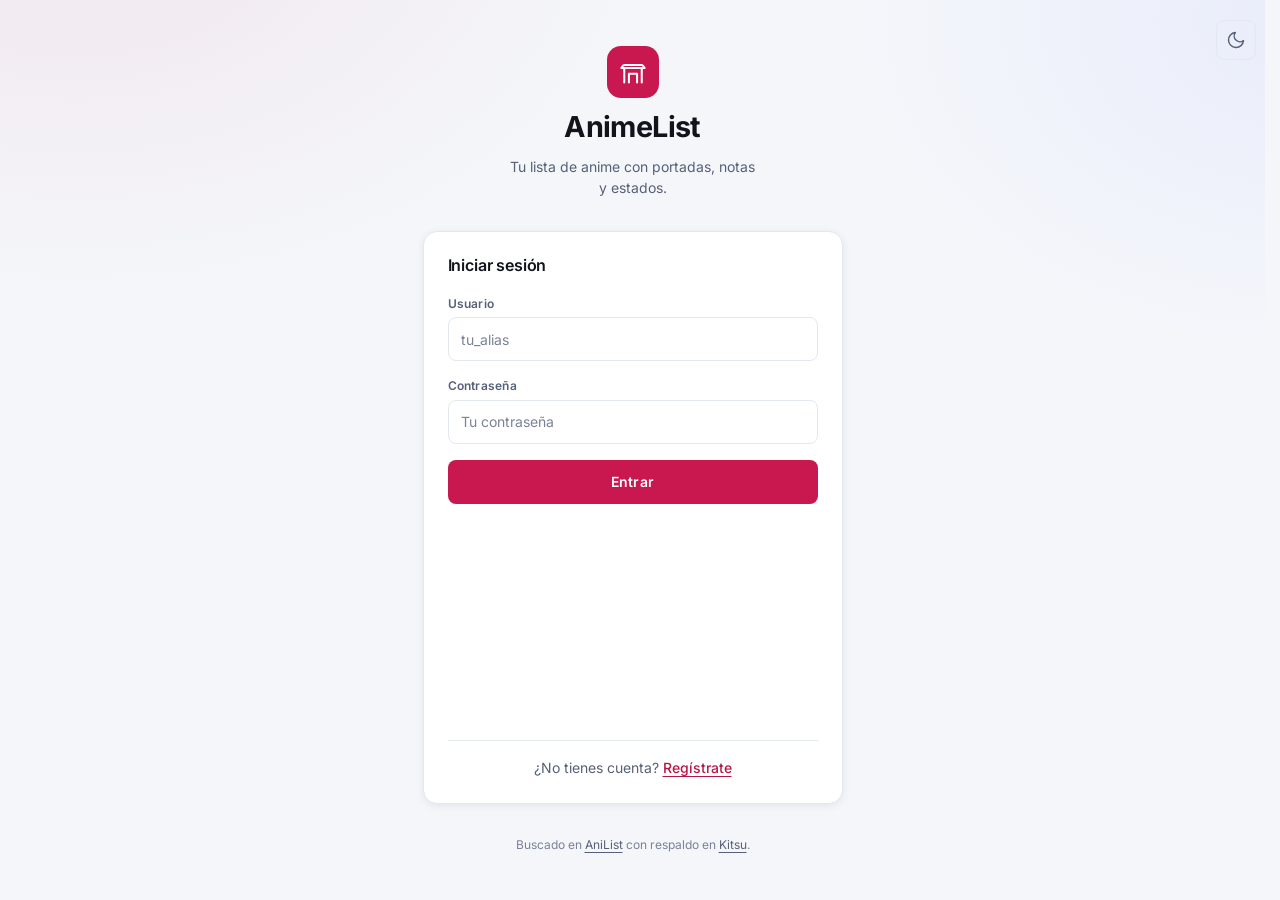
<file: Frontend/login.html>
<!DOCTYPE html>
<html lang="es" data-theme="dark">
<head>
    <meta charset="UTF-8">
    <meta name="viewport" content="width=device-width, initial-scale=1.0">
    <meta name="description" content="Inicia sesión en AnimeList para gestionar tu lista de anime.">
    <meta name="theme-color" content="#0a0b10">
    <title>AnimeList · Iniciar sesión</title>
    <link rel="icon" href="favicon.svg" type="image/svg+xml">
    <link rel="preload" href="fonts/inter-var.woff2" as="font" type="font/woff2" crossorigin>
    <link rel="stylesheet" href="css/tokens.css">
    <link rel="stylesheet" href="css/base.css">
    <link rel="stylesheet" href="css/components.css">
    <link rel="stylesheet" href="css/auth.css">
    <script>
        try {
            var saved = JSON.parse(localStorage.getItem('animelist_settings') || '{}').theme;
            document.documentElement.dataset.theme = saved ||
                (matchMedia('(prefers-color-scheme: light)').matches ? 'light' : 'dark');
        } catch (e) { /* se queda el tema por defecto */ }
    </script>
</head>
<body class="auth-page">
    <a href="#contenido" class="skip-link">Saltar al contenido principal</a>

    <div class="theme-fab">
        <button id="btn-theme" class="icon-btn" type="button" aria-pressed="false">
            <i data-icon="sun" aria-hidden="true"></i>
            <span class="sr-only">Cambiar tema</span>
        </button>
    </div>

    <main id="contenido" class="auth">
        <header class="auth__brand">
            <span class="brand__mark" aria-hidden="true"><i data-icon="torii"></i></span>
            <h1 class="auth__title">AnimeList</h1>
            <p class="auth__tagline">Tu lista de anime con portadas, notas y estados.</p>
        </header>

        <section class="panel panel--pad auth__card">
            <h2 class="panel__title">Iniciar sesión</h2>

            <form id="form-login" class="form-stack" novalidate>
                <div class="field">
                    <label for="usuario">Usuario</label>
                    <input id="usuario" name="username" type="text" autocomplete="username"
                           spellcheck="false" placeholder="tu_alias" required>
                </div>

                <div class="field">
                    <label for="password">Contraseña</label>
                    <input id="password" name="password" type="password" autocomplete="current-password"
                           placeholder="Tu contraseña" required>
                </div>

                <button class="btn btn--primary btn--block" type="submit">Entrar</button>
                <p class="form-status" id="login-status" role="alert" aria-live="polite"></p>
            </form>

            <p class="auth__alt">¿No tienes cuenta? <a href="index.html">Regístrate</a></p>
        </section>

        <p class="auth__foot">
            Buscado en <a href="https://anilist.co" target="_blank" rel="noopener noreferrer">AniList</a>
            con respaldo en <a href="https://kitsu.io" target="_blank" rel="noopener noreferrer">Kitsu</a>.
        </p>
    </main>

    <script type="module" src="app.js"></script>
</body>
</html>
</file>
<file: Frontend/css/tokens.css>
/* =============================================================
   AnimeList · tokens de diseño
   Único sitio donde vive la paleta, la escala y el movimiento.
   Los dos temas están calibrados a mano: el claro no es un
   intercambio de alfa del oscuro, porque así salía lavado.
   ============================================================= */

/* ---------- Tipografía ---------- */
/* Escala modular con dos peldaños fluidos para la cabecera de las
   páginas. Los tamaños fijos se evitan en `html` y `body` para que el
   zoom del navegador no separe el diseño de su medida. */
@font-face {
    font-family: 'InterVar';
    /* Subconjunto latino variable, pesos 100-900 en un solo fichero. */
    src: url('../fonts/inter-var.woff2') format('woff2-variations'),
        url('../fonts/inter-var.woff2') format('woff2');
    font-weight: 100 900;
    font-style: normal;
    font-display: swap;
    /* Solo se aplica al rango latino: evita descargar el fichero para
       los caracteres que el navegador puede resolver con otra fuente. */
    unicode-range: U+0000-00FF, U+0131, U+0152-0153, U+02BB-02BC, U+02C6,
        U+02DA, U+02DC, U+0304, U+0308, U+0329, U+2000-206F, U+2074, U+20AC,
        U+2122, U+2191, U+2193, U+2212, U+2215, U+FEFF, U+FFFD;
}

:root {
    --font-sans: 'InterVar', system-ui, -apple-system, 'Segoe UI', sans-serif;

    --text-2xs: .6875rem;   /* 11px · metadatos de insignia */
    --text-xs: .75rem;      /* 12px · etiquetas y contadores */
    --text-sm: .8125rem;    /* 13px · pie de tarjeta, texto de apoyo */
    --text-base: .875rem;   /* 14px · cuerpo de la interfaz densa */
    --text-md: .9375rem;    /* 15px · cuerpo de lectura */
    --text-lg: 1rem;        /* 16px · títulos de bloque */
    --text-xl: clamp(1.15rem, .3vw + 1.05rem, 1.3rem);
    --text-2xl: clamp(1.45rem, 1vw + 1.2rem, 1.8rem);
    --text-3xl: clamp(1.9rem, 3vw + 1.15rem, 2.75rem);
    --text-4xl: clamp(2.4rem, 5.5vw + 1.1rem, 4rem);
    --text-5xl: clamp(2.6rem, 7vw + 1rem, 5rem);

    /* Peso yTracking en escala, para no repetir números sueltos. */
    --weight-regular: 400;
    --weight-medium: 500;
    --weight-semibold: 600;
    --weight-bold: 700;

    --tracking-tight: -.02em;
    --tracking-snug: -.01em;
    --tracking-wide: .02em;

    /* ---------- Espaciado (base 4px) ---------- */
    --space-1: .25rem;
    --space-2: .5rem;
    --space-3: .75rem;
    --space-4: 1rem;
    --space-5: 1.25rem;
    --space-6: 1.5rem;
    --space-7: 1.75rem;
    --space-8: 2rem;
    --space-10: 2.5rem;
    --space-12: 3rem;
    --space-16: 4rem;
    --space-20: 5rem;

    /* ---------- Radios ---------- */
    --radius-xs: 6px;
    --radius-sm: 8px;
    --radius-md: 10px;
    --radius-lg: 14px;
    --radius-xl: 20px;
    --radius-2xl: 28px;
    --radius-pill: 999px;

    /* ---------- Medidas ---------- */
    --content-max: 1220px;
    --content-narrow: 560px;
    --reading-max: 68ch;
    --header-height: 64px;

    /* ---------- Movimiento ---------- */
    --ease: cubic-bezier(.4, 0, .2, 1);
    --ease-out: cubic-bezier(.2, .8, .3, 1);
    /* `--dur-1`/`--dur-2` son los peldaños cortos que usan las transiciones
       de color y sombra; `--dur` a secas se reserva para movimientos. */
    --dur-1: 140ms;
    --dur-2: 220ms;
    --dur-fast: 110ms;
    --dur: 180ms;
    --dur-slow: 320ms;

    /* ---------- Z ---------- */
    --z-header: 50;
    --z-popover: 70;
    --z-modal: 90;
    --z-toast: 120;
    --z-skip: 200;

    /* ---------- Estado de los animes ---------- */
    /* Los cuatro nombres vienen del backend; el modificador de CSS es
       `.badge--<status>`, así que estos tokens son el unico sitio donde
       se decide el color de cada estado. */
    --status-pendiente: #5aa9ff;
    --status-viendo: #ffb84d;
    --status-completado: #35d07f;
    --status-abandonado: #7b8194;

    --star: #ffc53d;

    /* ---------- Acento ---------- */
    /* El acento va en dos tonos para los degradados de la portada. */
    --accent-2: #7c8cff;
    /* Fondo translúcido del acento, para iconos sobre superficie neutra. */
    --accent-subtle: var(--accent-soft);
    /* Halo del color de marca para fondos. */
    --accent-glow: var(--glow-1);
    /* Vidrio de la cabecera. Hereda de la superficie flotante para que el
       tema claro y el oscuro salgan del mismo sitio. */
    --glass-bg: var(--float-bg);
}

/* =============================================================
   Tema oscuro (por defecto)
   ============================================================= */
:root,
[data-theme='dark'] {
    color-scheme: dark;

    --bg: #0a0b10;
    --surface-1: #14161f;
    --surface-2: #1c1f2a;
    --surface-3: #262a38;
    --input-bg: #101219;

    --text: #eceef5;
    --text-muted: #99a0b3;
    --text-subtle: #6a7183;

    --border: #262a36;
    --border-strong: #39404f;

    /* El rosa de marca sobre fondo oscuro necesita tinta oscura encima:
       el blanco solo daba 2.6:1. */
    --accent: #ff4d7d;
    --accent-hover: #ff6b93;
    --accent-ink: #2a0012;
    --accent-soft: rgba(255, 77, 125, .14);

    --success: #35d07f;
    --danger: #ff6369;
    --warning: #ffb84d;

    --shadow-xs: 0 1px 2px rgba(0, 0, 0, .3);
    --shadow-sm: 0 2px 8px rgba(0, 0, 0, .34);
    --shadow-md: 0 10px 28px rgba(0, 0, 0, .42);
    --shadow-lg: 0 24px 64px rgba(0, 0, 0, .58);
    --shadow-xl: 0 40px 100px rgba(0, 0, 0, .62);

    /* Fondo de las superficies translucidas (cabecera, modales, avisos).
       El alto alfa es lo que hace que el desenfoque se lea como cristal. */
    --float-bg: rgba(18, 20, 28, .74);
    --float-border: rgba(255, 255, 255, .09);
    --blur: saturate(160%) blur(20px);

    /* Halos de fondo. Dos, muy apagados: dan profundidad sin convertirse
       en el protagonista de la pagina. */
    --glow-1: rgba(255, 77, 125, .10);
    --glow-2: rgba(92, 118, 255, .10);
}

/* =============================================================
   Tema claro
   ============================================================= */
[data-theme='light'] {
    color-scheme: light;

    --bg: #f4f6fa;
    --surface-1: #ffffff;
    --surface-2: #ffffff;
    --surface-3: #f0f3f8;
    --input-bg: #ffffff;

    --text: #12141c;
    --text-muted: #576079;
    --text-subtle: #7a8298;

    --border: #e3e7ef;
    --border-strong: #c9cfdd;

    /* Sobre blanco, `--accent` se oscurece para llegar a AA con texto
       blanco encima; el rosa de marca vive en `--accent-ink-text`
       para los casos donde el acento va como texto. */
    --accent: #c9184f;
    --accent-hover: #a71341;
    --accent-ink: #ffffff;
    --accent-soft: rgba(201, 24, 79, .09);
    --accent-text: #b81547;

    --success: #0d7a41;
    --danger: #cc2634;
    --warning: #8a5a00;

    --shadow-xs: 0 1px 2px rgba(16, 18, 36, .05);
    --shadow-sm: 0 2px 8px rgba(16, 18, 36, .07);
    --shadow-md: 0 10px 30px rgba(16, 18, 36, .11);
    --shadow-lg: 0 24px 56px rgba(16, 18, 36, .14);
    --shadow-xl: 0 40px 90px rgba(16, 18, 36, .18);

    --float-bg: rgba(255, 255, 255, .78);
    --float-border: rgba(16, 18, 36, .09);
    --blur: saturate(180%) blur(20px);

    --glow-1: rgba(201, 24, 79, .07);
    --glow-2: rgba(92, 118, 255, .07);

    --status-pendiente: #0b62c4;
    --status-viendo: #8f5600;
    --status-completado: #0c7a42;
    --status-abandonado: #5b6070;
}

/* En modo oscuro el texto de acento no necesita token propio. */
[data-theme='dark'] {
    --accent-text: var(--accent);
}
</file>
<file: Frontend/css/base.css>
/* =============================================================
   AnimeList · base
   Reinicio, tipografía, accesibilidad y primitivas de formulario.
   ============================================================= */

*, *::before, *::after { box-sizing: border-box; }

* { margin: 0; }

/* El atributo `hidden` solo aplica `display: none` desde la hoja del
   navegador, y cualquier regla del autor con `display` lo pisa.
   `!important` es lo que devuelve el atributo el mando. */
[hidden] { display: none !important; }

html {
    -webkit-text-size-adjust: 100%;
    scroll-behavior: smooth;
    /* Reserva el hueco de la barra de scroll para que el ancho del
       contenido no salte al aparecer o desaparecer en paginas largas. */
    scrollbar-gutter: stable;
}

body {
    min-height: 100vh;
    font-family: var(--font-sans);
    /* 16px en `html`, cuerpo algo menor: el panel es denso y a 16px
       todo se siente enorme. El zoom del navegador sigue mandando. */
    font-size: var(--text-md);
    line-height: 1.55;
    font-feature-settings: 'cv11' 1, 'ss01' 1;
    -webkit-font-smoothing: antialiased;
    -moz-osx-font-smoothing: grayscale;
    color: var(--text);
    background-color: var(--bg);
    background-image:
        radial-gradient(60rem 40rem at 6% -10%, var(--glow-1), transparent 60%),
        radial-gradient(50rem 36rem at 104% 2%, var(--glow-2), transparent 58%);
    background-attachment: fixed;
    background-repeat: no-repeat;
}

img, svg, video { display: block; max-width: 100%; }

button, input, select, textarea { font: inherit; color: inherit; }

h1, h2, h3, h4 {
    line-height: 1.18;
    letter-spacing: var(--tracking-tight);
    text-wrap: balance;
}

p { text-wrap: pretty; }

a { color: var(--accent-text); text-underline-offset: 3px; }
a:hover { color: var(--accent-hover); }

/* ---------- Foco ---------- */
:focus-visible {
    outline: 2px solid var(--accent);
    outline-offset: 2px;
    border-radius: var(--radius-xs);
}

/* Teclado, no raton: el anillo aparece al tabular, no al pinchar. */
:focus:not(:focus-visible) { outline: none; }

/* ---------- Utilidades de accesibilidad ---------- */
.sr-only {
    position: absolute;
    width: 1px; height: 1px;
    padding: 0; margin: -1px;
    overflow: hidden;
    clip-path: inset(50%);
    white-space: nowrap;
}

.skip-link {
    position: fixed;
    top: -100px;
    left: var(--space-4);
    z-index: var(--z-skip);
    padding: var(--space-3) var(--space-5);
    background: var(--accent);
    color: var(--accent-ink);
    border-radius: 0 0 var(--radius-sm) var(--radius-sm);
    text-decoration: none;
    font-weight: var(--weight-semibold);
    transition: top var(--dur) var(--ease);
}

.skip-link:focus { top: 0; color: var(--accent-ink); }

/* ---------- Contenedor ---------- */
.app-shell {
    width: 100%;
    max-width: var(--content-max);
    margin-inline: auto;
    padding-inline: clamp(var(--space-4), 4vw, var(--space-8));
}

.app-shell--narrow { max-width: var(--content-narrow); }

/* =============================================================
   Transicion de tema

   Poner una `transition` permanente sobre `body` haria que TODO
   (cada hover, cada foco) se moviese al aplicar el tema. En su lugar
   se marca `html` durante el cambio y solo entonces se transiciona.
   ============================================================= */
.is-theme-switching,
.is-theme-switching body,
.is-theme-switching .panel,
.is-theme-switching .card,
.is-theme-switching .stat,
.is-theme-switching .btn,
.is-theme-switching .icon-btn,
.is-theme-switching .chip,
.is-theme-switching .input,
.is-theme-switching .modal,
.is-theme-switching .toast,
.is-theme-switching .dropdown {
    transition:
        background-color var(--dur-slow) var(--ease),
        border-color var(--dur-slow) var(--ease),
        color var(--dur-slow) var(--ease),
        box-shadow var(--dur-slow) var(--ease) !important;
}

/* =============================================================
   Iconos
   `currentColor` en los trazos: un solo SVG vale para cualquier color
   de texto y cualquier estado.
   ============================================================= */
.icon {
    flex: none;
    width: 20px;
    height: 20px;
    fill: none;
    stroke: currentColor;
    stroke-width: 1.75;
    stroke-linecap: round;
    stroke-linejoin: round;
}

.icon--sm { width: 16px; height: 16px; stroke-width: 2; }
.icon--lg { width: 24px; height: 24px; }
.icon--xl { width: 32px; height: 32px; stroke-width: 1.5; }

/* =============================================================
   Botones
   ============================================================= */
.btn {
    --btn-bg: var(--surface-2);
    --btn-ink: var(--text);
    display: inline-flex;
    align-items: center;
    justify-content: center;
    gap: var(--space-2);
    min-height: 44px;
    padding: var(--space-2) var(--space-4);
    border: 1px solid var(--border);
    border-radius: var(--radius-sm);
    background: var(--btn-bg);
    color: var(--btn-ink);
    font-size: var(--text-base);
    font-weight: var(--weight-semibold);
    letter-spacing: var(--tracking-wide);
    white-space: nowrap;
    cursor: pointer;
    transition:
        background-color var(--dur) var(--ease),
        border-color var(--dur) var(--ease),
        color var(--dur) var(--ease),
        box-shadow var(--dur) var(--ease),
        transform var(--dur-fast) var(--ease);
}

.btn:hover {
    background: var(--surface-3);
    border-color: var(--border-strong);
}

/* Un desplazamiento de 1px da respuesta sin que el boton parezca flotante. */
.btn:active { transform: translateY(1px); }

.btn--primary {
    --btn-bg: var(--accent);
    --btn-ink: var(--accent-ink);
    border-color: transparent;
}

.btn--primary:hover { --btn-bg: var(--accent-hover); }

.btn--danger { --btn-bg: var(--danger); --btn-ink: #fff; border-color: transparent; }
[data-theme='light'] .btn--danger { --btn-ink: #fff; }
.btn--danger:hover { filter: brightness(1.08); }

.btn--ghost { --btn-bg: transparent; --btn-ink: var(--text-muted); }
.btn--ghost:hover { --btn-bg: var(--surface-3); --btn-ink: var(--text); }

.btn--sm { min-height: 36px; padding: var(--space-1) var(--space-3); font-size: var(--text-sm); }
.btn--lg { min-height: 50px; padding: var(--space-3) var(--space-6); font-size: var(--text-md); }
.btn--block { width: 100%; }

.btn[disabled],
.btn[aria-busy='true'] {
    opacity: .55;
    cursor: progress;
    transform: none;
}

.btn[disabled]:not([aria-busy='true']) { cursor: not-allowed; }

/* ---------- Boton de icono ---------- */
.icon-btn {
    display: inline-grid;
    place-items: center;
    width: 40px;
    height: 40px;
    flex: none;
    padding: 0;
    border: 1px solid var(--border);
    border-radius: var(--radius-sm);
    background: transparent;
    color: var(--text-muted);
    cursor: pointer;
    transition:
        background-color var(--dur) var(--ease),
        border-color var(--dur) var(--ease),
        color var(--dur) var(--ease),
        transform var(--dur-fast) var(--ease);
}

.icon-btn:hover {
    background: var(--surface-3);
    border-color: var(--border-strong);
    color: var(--text);
}

.icon-btn:active { transform: translateY(1px); }

.icon-btn--danger:hover {
    background: color-mix(in srgb, var(--danger) 12%, transparent);
    border-color: var(--danger);
    color: var(--danger);
}

.icon-btn--sm { width: 34px; height: 34px; }

/* =============================================================
   Campos
   ============================================================= */
input, select, textarea {
    width: 100%;
    min-height: 44px;
    padding: var(--space-2) var(--space-3);
    border: 1px solid var(--border);
    border-radius: var(--radius-sm);
    background: var(--input-bg);
    color: var(--text);
    font-size: var(--text-base);
    transition:
        border-color var(--dur) var(--ease),
        box-shadow var(--dur) var(--ease),
        background-color var(--dur) var(--ease);
}

textarea { min-height: 88px; resize: vertical; line-height: 1.5; }

select {
    appearance: none;
    padding-right: var(--space-8);
    /* Flecha propia en `currentColor`: el triangulo con bordes se ve
       distinto en cada navegador y no se recolorea con el tema. */
    background-image: url("data:image/svg+xml,%3Csvg xmlns='http://www.w3.org/2000/svg' viewBox='0 0 24 24' fill='none' stroke='%23888' stroke-width='2' stroke-linecap='round' stroke-linejoin='round'%3E%3Cpath d='m6 9 6 6 6-6'/%3E%3C/svg%3E");
    background-position: right var(--space-3) center;
    background-size: 16px;
    background-repeat: no-repeat;
    cursor: pointer;
}

input::placeholder, textarea::placeholder {
    color: var(--text-subtle);
}

input:focus, select:focus, textarea:focus {
    outline: none;
    border-color: var(--accent);
    box-shadow: 0 0 0 3px var(--accent-soft);
}

input[type='search']::-webkit-search-cancel-button { cursor: pointer; }

/* ---------- Estructura de campo ---------- */
.field {
    display: flex;
    flex-direction: column;
    gap: var(--space-1);
    min-width: 0;
}

.field--grow { flex: 1 1 260px; position: relative; }
.field--wide { grid-column: 1 / -1; }

label, .field__label {
    font-size: var(--text-xs);
    font-weight: var(--weight-semibold);
    color: var(--text-muted);
    letter-spacing: var(--tracking-wide);
}

.field__hint { font-size: var(--text-xs); color: var(--text-muted); }

.form-stack { display: flex; flex-direction: column; gap: var(--space-4); }

.form-grid {
    display: grid;
    grid-template-columns: repeat(auto-fit, minmax(170px, 1fr));
    gap: var(--space-4);
    align-items: start;
}

.form-actions {
    display: flex;
    flex-wrap: wrap;
    align-items: center;
    gap: var(--space-3);
}

/* ---------- Estado del formulario ---------- */
.form-status {
    flex: 1 1 200px;
    min-height: 1.4em;
    font-size: var(--text-sm);
    font-weight: var(--weight-medium);
}

.form-status.is-error { color: var(--danger); }
.form-status.is-success { color: var(--success); }

/* ---------- Interruptor y cargador ---------- */
.switch {
    display: inline-flex;
    align-items: center;
    gap: var(--space-2);
    font-size: var(--text-sm);
    color: var(--text-muted);
    cursor: pointer;
    white-space: nowrap;
}

.switch input {
    width: 18px;
    height: 18px;
    min-height: 0;
    accent-color: var(--accent);
    cursor: pointer;
}

.spinner {
    width: 16px;
    height: 16px;
    border: 2px solid color-mix(in srgb, currentColor 25%, transparent);
    border-top-color: currentColor;
    border-radius: 50%;
    animation: spin .7s linear infinite;
}

@keyframes spin { to { transform: rotate(360deg); } }

/* =============================================================
   Preferencias del usuario
   ============================================================= */
@media (prefers-reduced-motion: reduce) {
    html { scroll-behavior: auto; }

    *, *::before, *::after {
        animation-duration: .001ms !important;
        animation-iteration-count: 1 !important;
        transition-duration: .001ms !important;
        transition-delay: 0ms !important;
    }

    .btn:hover, .btn:active,
    .icon-btn:hover, .icon-btn:active { transform: none; }
}

/* El desenfoque tambien es movimiento: se apaga. */
@media (prefers-reduced-transparency: reduce) {
    :root, [data-theme='light'] { --blur: none; }
}

@media (prefers-contrast: more) {
    :root, [data-theme='light'] {
        --border: var(--border-strong);
        --text-muted: var(--text);
    }
}
</file>
<file: Frontend/css/components.css>
/* =============================================================
   AnimeList · componentes
   Piezas reutilizables por mas de una pantalla.
   ============================================================= */

/* =============================================================
   Marca
   ============================================================= */
.brand {
    display: inline-flex;
    align-items: center;
    gap: var(--space-3);
    color: var(--text);
    text-decoration: none;
    font-weight: var(--weight-bold);
    letter-spacing: var(--tracking-snug);
}

.brand:hover { color: var(--text); }

/* El bloque de color es el logo: un torii sobre el color de marca. */
.brand__mark {
    display: inline-grid;
    place-items: center;
    width: 34px;
    height: 34px;
    flex: none;
    border-radius: var(--radius-sm);
    background: var(--accent);
    color: var(--accent-ink);
}

.brand__mark .icon { width: 19px; height: 19px; }

.brand__name { font-size: var(--text-md); }

/* =============================================================
   Superficies
   ============================================================= */
.panel {
    border: 1px solid var(--border);
    border-radius: var(--radius-lg);
    background: var(--surface-1);
    box-shadow: var(--shadow-sm);
}

.panel--pad { padding: clamp(var(--space-5), 3vw, var(--space-6)); }

.panel__head {
    display: flex;
    flex-wrap: wrap;
    gap: var(--space-3);
    align-items: center;
    justify-content: space-between;
    margin-bottom: var(--space-5);
}

.panel__title {
    font-size: var(--text-lg);
    font-weight: var(--weight-semibold);
    letter-spacing: var(--tracking-snug);
}

/* =============================================================
   Insignias
   ============================================================= */
.badge {
    display: inline-flex;
    align-items: center;
    gap: var(--space-1);
    padding: var(--space-1) var(--space-2);
    border: 1px solid var(--border);
    border-radius: var(--radius-pill);
    background: var(--surface-2);
    color: var(--text-muted);
    font-size: var(--text-2xs);
    font-weight: var(--weight-semibold);
    letter-spacing: var(--tracking-wide);
    white-space: nowrap;
}

/* El color de cada estado sale de los tokens, no de un selector por
   estado: asi el mismo nombre sirve en insignia, filo y barra. */
.badge--Pendiente { color: var(--status-pendiente); border-color: color-mix(in srgb, currentColor 35%, transparent); background: color-mix(in srgb, currentColor 12%, transparent); }
.badge--Viendo { color: var(--status-viendo); border-color: color-mix(in srgb, currentColor 35%, transparent); background: color-mix(in srgb, currentColor 12%, transparent); }
.badge--Completado { color: var(--status-completado); border-color: color-mix(in srgb, currentColor 35%, transparent); background: color-mix(in srgb, currentColor 12%, transparent); }
.badge--Abandonado { color: var(--status-abandonado); border-color: color-mix(in srgb, currentColor 35%, transparent); background: color-mix(in srgb, currentColor 12%, transparent); }

.badge--offline { color: var(--status-viendo); }
.badge--pending { color: var(--accent); }

/* Punto de estado: mas discreto que una insignia entera para marcar
   la tarjeta sin robarle el sitio a la portada. */
.status-dot {
    width: 8px;
    height: 8px;
    flex: none;
    border-radius: 50%;
    background: currentColor;
}

.badge--dot { gap: var(--space-2); padding-inline: var(--space-3); }

/* =============================================================
   Etiquetas (generos)
   ============================================================= */
.tag {
    padding: var(--space-1) var(--space-2);
    border-radius: var(--radius-xs);
    background: var(--surface-3);
    color: var(--text-muted);
    font-size: var(--text-2xs);
    font-weight: var(--weight-medium);
    white-space: nowrap;
}

/* =============================================================
   Filtros por estado
   ============================================================= */
.chips {
    display: flex;
    flex-wrap: wrap;
    gap: var(--space-2);
}

.chip {
    display: inline-flex;
    align-items: center;
    gap: var(--space-2);
    min-height: 36px;
    padding: var(--space-1) var(--space-3);
    border: 1px solid var(--border);
    border-radius: var(--radius-pill);
    background: transparent;
    color: var(--text-muted);
    font-size: var(--text-sm);
    font-weight: var(--weight-medium);
    cursor: pointer;
    transition:
        background-color var(--dur) var(--ease),
        border-color var(--dur) var(--ease),
        color var(--dur) var(--ease);
}

.chip:hover { border-color: var(--border-strong); color: var(--text); }

.chip[aria-pressed='true'] {
    border-color: transparent;
    background: var(--accent);
    color: var(--accent-ink);
}

.chip__count {
    font-size: var(--text-2xs);
    font-variant-numeric: tabular-nums;
    opacity: .75;
}

/* =============================================================
   Conmutador segmentado (vista rejilla / lista)
   ============================================================= */
.segmented {
    display: inline-flex;
    gap: 2px;
    padding: 3px;
    border: 1px solid var(--border);
    border-radius: var(--radius-sm);
    background: var(--surface-3);
}

.segmented__btn {
    display: inline-grid;
    place-items: center;
    width: 34px;
    height: 30px;
    padding: 0;
    border: 0;
    border-radius: var(--radius-xs);
    background: transparent;
    color: var(--text-subtle);
    cursor: pointer;
    transition: background-color var(--dur) var(--ease), color var(--dur) var(--ease);
}

.segmented__btn:hover { color: var(--text); }

.segmented__btn[aria-pressed='true'] {
    background: var(--surface-1);
    color: var(--text);
    box-shadow: var(--shadow-xs);
}

/* =============================================================
   Campo de busqueda con icono
   ============================================================= */
.input-search {
    position: relative;
    display: flex;
    align-items: center;
}

.input-search .icon {
    position: absolute;
    left: var(--space-3);
    color: var(--text-subtle);
    pointer-events: none;
}

.input-search input {
    padding-left: calc(var(--space-3) * 2 + 20px);
}

.input-select { width: auto; min-width: 170px; }

/* =============================================================
   Rankings de AniList
   ============================================================= */
.rank-list { display: flex; flex-wrap: wrap; gap: var(--space-1); }

.rank-badge {
    display: inline-flex;
    align-items: center;
    gap: var(--space-1);
    padding: 1px var(--space-2);
    border: 1px solid var(--border);
    border-radius: var(--radius-pill);
    background: var(--surface-2);
    color: var(--text-muted);
    font-size: var(--text-2xs);
    line-height: 1.6;
    cursor: help;
}

.rank-badge__num {
    font-weight: var(--weight-bold);
    color: var(--accent-text);
    font-variant-numeric: tabular-nums;
}

.rank-badge__label { white-space: nowrap; }

.rank-note {
    font-size: var(--text-2xs);
    color: var(--text-subtle);
}

/* En ficha de resultados la insignia se comprime y solo se ve el numero;
   la etiqueta completa sigue en el `title`. */
.rank-list--tile { gap: var(--space-1); }
.rank-list--tile .rank-badge { padding: 1px var(--space-1); }

@media (max-width: 560px) {
    .rank-list--tile .rank-badge__label {
        position: absolute;
        width: 1px; height: 1px;
        padding: 0; margin: -1px;
        overflow: hidden;
        clip-path: inset(50%);
        white-space: nowrap;
    }
}

/* =============================================================
   Autocompletado
   ============================================================= */
.autocomplete {
    position: absolute;
    z-index: var(--z-popover);
    top: calc(100% + var(--space-1));
    left: 0;
    width: 100%;
    max-height: 300px;
    overflow-y: auto;
    padding: var(--space-1);
    border: 1px solid var(--border-strong);
    border-radius: var(--radius-md);
    background: var(--float-bg);
    backdrop-filter: var(--blur);
    -webkit-backdrop-filter: var(--blur);
    box-shadow: var(--shadow-md);
}

.autocomplete__item {
    display: flex;
    align-items: center;
    gap: var(--space-3);
    width: 100%;
    padding: var(--space-2);
    border: 0;
    border-radius: var(--radius-sm);
    background: transparent;
    text-align: left;
    cursor: pointer;
}

.autocomplete__item:hover,
.autocomplete__item.is-active { background: var(--accent-soft); }

.autocomplete__item img {
    width: 32px;
    height: 46px;
    flex: none;
    object-fit: cover;
    border-radius: var(--radius-xs);
    background: var(--surface-3);
}

.autocomplete__title {
    display: block;
    font-size: var(--text-sm);
    font-weight: var(--weight-semibold);
}

.autocomplete__year {
    display: block;
    font-size: var(--text-xs);
    color: var(--text-muted);
}

/* =============================================================
   Modales
   ============================================================= */
.modal {
    width: min(780px, calc(100vw - var(--space-8)));
    max-height: min(88vh, 800px);
    padding: 0;
    border: 1px solid var(--float-border);
    border-radius: var(--radius-xl);
    background: var(--float-bg);
    backdrop-filter: var(--blur);
    -webkit-backdrop-filter: var(--blur);
    color: var(--text);
    box-shadow: var(--shadow-lg);
    overflow: hidden;
}

.modal::backdrop {
    background: rgba(6, 7, 12, .58);
    backdrop-filter: blur(4px);
    -webkit-backdrop-filter: blur(4px);
}

.modal[open] { animation: modal-in var(--dur-slow) var(--ease-out); }

@keyframes modal-in {
    from { opacity: 0; transform: translateY(12px) scale(.985); }
    to { opacity: 1; transform: none; }
}

.modal--confirm { width: min(420px, calc(100vw - var(--space-8))); }

.modal__head {
    display: flex;
    align-items: center;
    justify-content: space-between;
    gap: var(--space-4);
    padding: var(--space-4) var(--space-5);
    border-bottom: 1px solid var(--border);
}

.modal__title { font-size: var(--text-lg); font-weight: var(--weight-semibold); }
.modal__panel { padding: var(--space-6); display: flex; flex-direction: column; gap: var(--space-3); }
.modal__text { color: var(--text-muted); }
.modal__actions { display: flex; justify-content: flex-end; gap: var(--space-2); }

.modal__search {
    display: flex;
    flex-wrap: wrap;
    gap: var(--space-3);
    align-items: center;
    padding: var(--space-4) var(--space-5) var(--space-2);
}

.modal__search input { flex: 1 1 240px; }

.modal__status {
    min-height: 1.3em;
    padding: var(--space-1) var(--space-5);
    font-size: var(--text-sm);
    color: var(--text-muted);
}

.modal__status.is-error { color: var(--danger); }

.modal__foot {
    display: flex;
    flex-wrap: wrap;
    gap: var(--space-3);
    align-items: center;
    justify-content: space-between;
    padding: var(--space-3) var(--space-5);
    border-top: 1px solid var(--border);
}

.modal__hint { font-size: var(--text-xs); color: var(--text-subtle); }

/* =============================================================
   Resultados de busqueda
   ============================================================= */
.search-results {
    display: grid;
    grid-template-columns: repeat(auto-fill, minmax(148px, 1fr));
    gap: var(--space-3);
    padding: var(--space-3) var(--space-5) var(--space-5);
    overflow-y: auto;
    max-height: 58vh;
}

.search-tile {
    display: flex;
    flex-direction: column;
    gap: var(--space-2);
    padding: var(--space-1);
    border: 1px solid transparent;
    border-radius: var(--radius-md);
    background: transparent;
    text-align: left;
    cursor: pointer;
    transition: background-color var(--dur) var(--ease), border-color var(--dur) var(--ease);
}

.search-tile:hover,
.search-tile.is-active {
    border-color: var(--accent);
    background: var(--accent-soft);
}

.search-tile img {
    width: 100%;
    aspect-ratio: 2 / 3;
    object-fit: cover;
    border-radius: var(--radius-sm);
    background: var(--surface-3);
}

.search-tile__title {
    display: -webkit-box;
    -webkit-line-clamp: 2;
    -webkit-box-orient: vertical;
    overflow: hidden;
    padding-inline: var(--space-2);
    font-size: var(--text-sm);
    font-weight: var(--weight-semibold);
    line-height: 1.35;
}

.search-tile__meta {
    padding-inline: var(--space-2);
    font-size: var(--text-2xs);
    color: var(--text-muted);
}

/* =============================================================
   Portada de reserva
   Se usa en tarjetas, resultados y formulario cuando no hay imagen.
   ============================================================= */
.cover-empty {
    display: grid;
    place-items: center;
    width: 100%;
    height: 100%;
    background: linear-gradient(150deg, var(--surface-2), var(--surface-3));
    color: var(--text-subtle);
}

.cover-empty__letter {
    font-size: 2.4rem;
    font-weight: var(--weight-bold);
    letter-spacing: var(--tracking-tight);
    opacity: .55;
}

/* =============================================================
   Estado vacio
   ============================================================= */
.empty-state {
    display: flex;
    flex-direction: column;
    align-items: center;
    gap: var(--space-2);
    padding: var(--space-12) var(--space-4);
    border: 1px dashed var(--border-strong);
    border-radius: var(--radius-lg);
    text-align: center;
}

.empty-state__art {
    display: grid;
    place-items: center;
    width: 84px;
    height: 84px;
    margin-bottom: var(--space-2);
    border-radius: var(--radius-xl);
    background: var(--accent-soft);
    color: var(--accent-text);
}

.empty-state__title { font-size: var(--text-lg); font-weight: var(--weight-semibold); }
.empty-state__text { max-width: var(--reading-max); color: var(--text-muted); font-size: var(--text-base); }
.empty-state__action { margin-top: var(--space-3); }

/* =============================================================
   Esqueleto de carga
   ============================================================= */
.skeleton {
    border-radius: var(--radius-md);
    background: linear-gradient(100deg, var(--surface-2) 30%, var(--surface-3) 50%, var(--surface-2) 70%);
    background-size: 220% 100%;
    animation: shimmer 1.4s linear infinite;
}

@keyframes shimmer {
    from { background-position: 140% 0; }
    to { background-position: -40% 0; }
}

.skeleton--card {
    aspect-ratio: 2 / 3.4;
    border: 1px solid var(--border);
}

/* =============================================================
   Menú desplegable
   ============================================================= */
.dropdown {
    position: relative;
}

.dropdown__panel {
    position: absolute;
    top: calc(100% + var(--space-2));
    right: 0;
    z-index: var(--z-popover);
    min-width: 200px;
    padding: var(--space-1);
    border: 1px solid var(--float-border);
    border-radius: var(--radius-md);
    background: var(--float-bg);
    backdrop-filter: var(--blur);
    -webkit-backdrop-filter: var(--blur);
    box-shadow: var(--shadow-md);
    animation: dropdown-in var(--dur) var(--ease-out);
}

@keyframes dropdown-in {
    from { opacity: 0; transform: translateY(-6px); }
    to { opacity: 1; transform: none; }
}

.dropdown__head {
    padding: var(--space-2) var(--space-3);
    border-bottom: 1px solid var(--border);
    margin-bottom: var(--space-1);
}

.dropdown__name {
    font-size: var(--text-sm);
    font-weight: var(--weight-semibold);
}

.dropdown__meta {
    font-size: var(--text-2xs);
    color: var(--text-subtle);
    overflow-wrap: anywhere;
}

.dropdown__item {
    display: flex;
    align-items: center;
    gap: var(--space-3);
    width: 100%;
    padding: var(--space-2) var(--space-3);
    border: 0;
    border-radius: var(--radius-sm);
    background: transparent;
    color: var(--text);
    font-size: var(--text-base);
    font-weight: var(--weight-medium);
    text-align: left;
    cursor: pointer;
    transition: background-color var(--dur) var(--ease);
}

.dropdown__item:hover { background: var(--surface-3); }
.dropdown__item--danger { color: var(--danger); }
.dropdown__item--danger:hover { background: color-mix(in srgb, var(--danger) 12%, transparent); }

.dropdown__sep {
    height: 1px;
    margin: var(--space-1) 0;
    background: var(--border);
}

/* Buscador de usuarios dentro del menú: saltar a la lista de otra cuenta.
   Sin botón: el `input` vive en su propio formulario y Enter lo envía. */
.dropdown__form {
    padding: var(--space-1) var(--space-3) var(--space-2);
}

.dropdown__form input {
    width: 100%;
    font-size: var(--text-sm);
}

/* =============================================================
   Avisos
   ============================================================= */
.toasts {
    position: fixed;
    right: clamp(var(--space-4), 3vw, var(--space-8));
    bottom: clamp(var(--space-4), 3vw, var(--space-8));
    z-index: var(--z-toast);
    display: flex;
    flex-direction: column;
    gap: var(--space-2);
    max-width: min(400px, calc(100vw - var(--space-8)));
}

.toast {
    display: flex;
    align-items: center;
    gap: var(--space-3);
    padding: var(--space-3) var(--space-4);
    border: 1px solid var(--float-border);
    border-left: 3px solid var(--accent);
    border-radius: var(--radius-sm);
    background: var(--float-bg);
    backdrop-filter: var(--blur);
    -webkit-backdrop-filter: var(--blur);
    box-shadow: var(--shadow-md);
    font-size: var(--text-base);
    animation: toast-in var(--dur-slow) var(--ease-out);
}

.toast--success { border-left-color: var(--success); }
.toast--error { border-left-color: var(--danger); }
.toast--info { border-left-color: var(--accent); }

.toast__text { flex: 1; }

.toast__action {
    min-height: 30px;
    padding: var(--space-1) var(--space-2);
    border: 1px solid var(--border);
    border-radius: var(--radius-xs);
    background: transparent;
    color: var(--accent-text);
    font-size: var(--text-sm);
    font-weight: var(--weight-semibold);
    cursor: pointer;
}

.toast__action:hover { background: var(--accent-soft); }

.toast.is-leaving { animation: toast-out var(--dur) var(--ease) forwards; }

@keyframes toast-in {
    from { opacity: 0; transform: translateY(10px); }
    to { opacity: 1; transform: none; }
}

@keyframes toast-out {
    to { opacity: 0; transform: translateX(16px); }
}

/* Estado y controles extra�dos de base.css para centralizarlos aqu� (por convenci�n) */
.sr-only {
    position: absolute !important;
    width: 1px;
    height: 1px;
    padding: 0;
    margin: -1px;
    overflow: hidden;
    clip: rect(0, 0, 0, 0);
    white-space: nowrap;
    border: 0;
}

.switch {
    display: inline-flex;
    align-items: center;
    gap: var(--space-2xs);
    cursor: pointer;
    user-select: none;
}

.switch__track {
    position: relative;
    width: 44px;
    height: 26px;
    border-radius: 999px;
    background: color-mix(in srgb, var(--text) 12%, transparent);
    transition: background 160ms ease;
}

.switch__thumb {
    position: absolute;
    top: 3px;
    left: 3px;
    width: 20px;
    height: 20px;
    border-radius: 50%;
    background: var(--bg);
    box-shadow: var(--shadow-sm);
    transition: transform 160ms ease;
}

.switch input {
    position: absolute;
    opacity: 0;
    width: 1px;
    height: 1px;
}

.switch input:checked + .switch__track {
    background: color-mix(in srgb, var(--accent) 70%, var(--text));
}

.switch input:checked + .switch__track .switch__thumb {
    transform: translateX(18px);
}

.switch__label {
    font-size: var(--step--1);
    color: var(--text-muted);
}

.spinner {
    width: 16px;
    height: 16px;
    border: 2px solid color-mix(in srgb, var(--text) 16%, transparent);
    border-top-color: var(--text);
    border-radius: 50%;
    animation: spin 0.8s linear infinite;
}

@keyframes spin {
    to {
        transform: rotate(360deg);
    }
}
</file>
<file: Frontend/css/auth.css>
/* =============================================================
   AnimeList · páginas de acceso
   Columna única centrada: la marca manda y el formulario es lo
   unico que hay que hacer aqui.
   ============================================================= */

.auth-page {
    display: grid;
    place-items: center;
    min-height: 100vh;
    padding: clamp(var(--space-6), 5vw, var(--space-10)) var(--space-4);
}

.auth {
    display: flex;
    flex-direction: column;
    gap: var(--space-8);
    align-items: center;
    width: 100%;
    max-width: 420px;
}

.auth__brand {
    display: flex;
    flex-direction: column;
    align-items: center;
    gap: var(--space-3);
    text-align: center;
}

.auth__card { width: 100%; }

/* El icono de marca y el mismo componente en la cabecera comparten
   forma, pero el de aqui lleva el tamano del bloque de titulo. */
.auth__brand .brand__mark {
    width: 52px;
    height: 52px;
    border-radius: var(--radius-lg);
}

.auth__brand .brand__mark .icon { width: 28px; height: 28px; }

.auth__title {
    font-size: var(--text-2xl);
    font-weight: var(--weight-bold);
    letter-spacing: var(--tracking-tight);
}

.auth__tagline {
    max-width: 34ch;
    font-size: var(--text-base);
    color: var(--text-muted);
}

.auth__card .panel__title { margin-bottom: var(--space-5); }

.auth__alt {
    margin-top: var(--space-5);
    padding-top: var(--space-4);
    border-top: 1px solid var(--border);
    text-align: center;
    font-size: var(--text-base);
    color: var(--text-muted);
}

.auth__alt a { font-weight: var(--weight-medium); }

/* ---------- Interruptor de tema ---------- */
.theme-fab {
    position: fixed;
    top: var(--space-5);
    right: clamp(var(--space-4), 3vw, var(--space-6));
    z-index: 60;
}

/* ---------- Marca del pie ---------- */
.auth__foot {
    font-size: var(--text-xs);
    color: var(--text-subtle);
    text-align: center;
}

.auth__foot a { color: var(--text-muted); }
</file>
<file: Frontend/css/dashboard.css>
/* =============================================================
   AnimeList · panel de usuario
   Cabecera, resumen, formulario plegable, barra de filtros,
   tarjetas en rejilla y en lista, y el diálogo de perfil.
   ============================================================= */

/* =============================================================
   Cabecera
   ============================================================= */
.app-header {
    position: sticky;
    top: 0;
    z-index: var(--z-header);
    border-bottom: 1px solid var(--float-border);
    background: var(--float-bg);
    backdrop-filter: var(--blur);
    -webkit-backdrop-filter: var(--blur);
}

/* El banner va detrás del contenido pero DELANTE del fondo: por eso la
   cabecera pierde su fondo opaco mientras hay banner y el contenido sube
   a z-index 2. Tres niveles: banner (0) -> velo (1) -> barra (2). */
.app-header.has-banner {
    background: transparent;
    backdrop-filter: none;
    -webkit-backdrop-filter: none;
}

.app-header__banner {
    position: absolute;
    inset: 0;
    width: 100%;
    height: 100%;
    object-fit: cover;
    object-position: center 26%;
    z-index: 0;
    pointer-events: none;
}

.app-header.has-banner::after {
    content: '';
    position: absolute;
    inset: 0;
    z-index: 1;
    background: linear-gradient(
        to right,
        color-mix(in srgb, var(--float-bg) 92%, transparent),
        color-mix(in srgb, var(--float-bg) 70%, transparent)
    );
}

.app-header__inner {
    position: relative;
    z-index: 2;
    display: flex;
    gap: var(--space-4);
    align-items: center;
    justify-content: space-between;
    min-height: var(--header-height);
}

/* La marca vive en components.css: la usan la portada, el acceso y el panel,
   y cada una carga un subconjunto distinto de hojas. Aqui solo esta el
   ajuste que depende del ancho de la cabecera del panel. */

.app-header__actions {
    display: flex;
    align-items: center;
    gap: var(--space-2);
}

/* ---------- Avatar ---------- */
.avatar {
    width: 34px;
    height: 34px;
    flex: none;
    border: 1px solid var(--border);
    border-radius: 50%;
    object-fit: cover;
}

.avatar--placeholder {
    display: grid;
    place-items: center;
    background: var(--accent-soft);
    color: var(--accent-text);
}

/* Boton que hace de avatar y abre el menu de usuario. */
.avatar-btn {
    display: grid;
    place-items: center;
    width: 38px;
    height: 38px;
    padding: 0;
    border: 1px solid transparent;
    border-radius: 50%;
    background: transparent;
    cursor: pointer;
    transition: border-color var(--dur) var(--ease), background-color var(--dur) var(--ease);
}

.avatar-btn:hover { border-color: var(--border-strong); background: var(--surface-3); }

/* El botón es un grid de 38px y los dos avatares miden 34px. Si los dos llegaran
   a estar visibles, sin esto caerían en dos filas implícitas y desbordarían el
   círculo. En la misma celda se solapan, que es lo que corresponde: solo hay un
   avatar, lo que decide el JS es cuál de los dos nodos se ve. */
.avatar-btn > .avatar { grid-area: 1 / 1; }

/* =============================================================
   Contenido
   ============================================================= */
.app-main {
    display: flex;
    flex-direction: column;
    gap: var(--space-8);
    padding-block: var(--space-6) var(--space-16);
}

/* Banda superior al mirar `dashboard.html?user=X`: avisa de que la lista de
   abajo es de otra cuenta y, por tanto, de solo lectura. */
.view-banner {
    display: flex;
    flex-wrap: wrap;
    gap: var(--space-4);
    align-items: center;
    justify-content: space-between;
    padding: var(--space-4) var(--space-5);
    border: 1px solid var(--border);
    border-left: 3px solid var(--accent);
    border-radius: var(--radius-lg);
    background: var(--surface-1);
    box-shadow: var(--shadow-sm);
}

.view-banner__text {
    display: flex;
    flex-direction: column;
    gap: 2px;
    min-width: 0;
}

.view-banner__title {
    font-size: var(--text-base);
    font-weight: var(--weight-semibold);
    overflow-wrap: anywhere;
}

.view-banner__meta {
    font-size: var(--text-sm);
    color: var(--text-muted);
}

/* Botón (o par de botones) de amistad contra la cuenta visitada. */
.view-banner__actions {
    display: flex;
    flex-wrap: wrap;
    gap: var(--space-2);
    align-items: center;
}

.list-section {
    display: flex;
    flex-direction: column;
    gap: var(--space-4);
    /* Anclas que no queden escondidas bajo la cabecera pegajosa. */
    scroll-margin-top: calc(var(--header-height) + var(--space-4));
}

/* =============================================================
   Muro de comentarios de la lista ajena
   ============================================================= */
.wall {
    display: flex;
    flex-direction: column;
    gap: var(--space-3);
    padding: var(--space-4) var(--space-5) var(--space-5);
}

.wall__head {
    display: flex;
    align-items: center;
    gap: var(--space-2);
}

.wall__icon {
    display: inline-flex;
    color: var(--accent);
}

.wall__title {
    font-size: var(--text-base);
    font-weight: var(--weight-semibold);
    letter-spacing: var(--tracking-snug);
}

.wall-form {
    display: flex;
    flex-direction: column;
    gap: var(--space-2);
}

.wall-form__text {
    width: 100%;
    resize: vertical;
    min-height: 2.75em;
}

.wall-form__actions {
    display: flex;
    flex-wrap: wrap;
    align-items: center;
    gap: var(--space-3);
}

.wall-list {
    display: flex;
    flex-direction: column;
    gap: var(--space-2);
    /* El muro no empuja media página: scrollea por su cuenta. */
    max-height: 320px;
    overflow-y: auto;
}

.wall-empty {
    font-size: var(--text-sm);
    color: var(--text-muted);
}

.wall-comment {
    display: flex;
    flex-wrap: wrap;
    align-items: flex-start;
    justify-content: space-between;
    gap: var(--space-2);
    padding: var(--space-3);
    border: 1px solid var(--border);
    border-radius: var(--radius-md);
    background: var(--surface-1);
}

.wall-comment__body {
    display: flex;
    flex-direction: column;
    gap: 2px;
    min-width: 0;
    flex: 1 1 240px;
}

.wall-comment__meta {
    display: flex;
    flex-wrap: wrap;
    gap: var(--space-2);
    align-items: baseline;
    font-size: var(--text-xs);
    color: var(--text-muted);
}

.wall-comment__author {
    font-weight: var(--weight-semibold);
    color: var(--text);
    font-size: var(--text-sm);
}

.wall-comment__text {
    font-size: var(--text-sm);
    white-space: pre-wrap;
    overflow-wrap: anywhere;
}

/* =============================================================
   Resumen con reparto por estado
   ============================================================= */
.stats {
    display: grid;
    grid-template-columns: minmax(150px, .8fr) 2fr;
    gap: var(--space-4);
    align-items: stretch;
}

@media (max-width: 860px) {
    .stats { grid-template-columns: 1fr; }
}

.stats__figures {
    display: grid;
    grid-template-columns: repeat(3, 1fr);
    gap: var(--space-4);
    padding: var(--space-5);
    border: 1px solid var(--border);
    border-radius: var(--radius-lg);
    background: var(--surface-1);
    box-shadow: var(--shadow-sm);
}

.stat { display: flex; flex-direction: column; gap: 2px; min-width: 0; }
.stat + .stat { padding-left: var(--space-4); border-left: 1px solid var(--border); }

.stat__value {
    font-size: var(--text-2xl);
    font-weight: var(--weight-bold);
    letter-spacing: var(--tracking-tight);
    line-height: 1.1;
    font-variant-numeric: tabular-nums;
}

.stat__label {
    font-size: var(--text-xs);
    color: var(--text-muted);
}

/* ---------- Barras de reparto ---------- */
.distribution {
    display: flex;
    flex-direction: column;
    justify-content: center;
    gap: var(--space-3);
    padding: var(--space-5);
    border: 1px solid var(--border);
    border-radius: var(--radius-lg);
    background: var(--surface-1);
    box-shadow: var(--shadow-sm);
}

.distribution__title {
    font-size: var(--text-xs);
    font-weight: var(--weight-semibold);
    letter-spacing: var(--tracking-wide);
    color: var(--text-muted);
}

.distribution__row {
    display: grid;
    grid-template-columns: 92px 1fr 62px;
    gap: var(--space-3);
    align-items: center;
}

.distribution__name {
    display: flex;
    align-items: center;
    gap: var(--space-2);
    font-size: var(--text-sm);
    color: var(--text-muted);
}

.distribution__track {
    height: 8px;
    border-radius: var(--radius-pill);
    background: var(--surface-3);
    overflow: hidden;
}

.distribution__fill {
    height: 100%;
    border-radius: var(--radius-pill);
    background: currentColor;
    transform-origin: left center;
    animation: bar-in var(--dur-slow) var(--ease-out) backwards;
}

@keyframes bar-in {
    from { transform: scaleX(0); }
    to { transform: scaleX(1); }
}

.distribution__value {
    font-size: var(--text-sm);
    font-weight: var(--weight-semibold);
    text-align: right;
    font-variant-numeric: tabular-nums;
}

@media (max-width: 520px) {
    .distribution__row { grid-template-columns: 74px 1fr 48px; }
    .stats__figures { padding: var(--space-4); gap: var(--space-2); }
    .stat + .stat { padding-left: var(--space-2); }
}

/* =============================================================
   Formulario de añadir, plegable
   ============================================================= */
.disclosure { overflow: hidden; }

.disclosure__trigger {
    display: flex;
    align-items: center;
    justify-content: space-between;
    gap: var(--space-3);
    width: 100%;
    padding: var(--space-4) var(--space-5);
    border: 0;
    background: transparent;
    color: var(--text);
    font-size: var(--text-lg);
    font-weight: var(--weight-semibold);
    letter-spacing: var(--tracking-snug);
    text-align: left;
    cursor: pointer;
    transition: background-color var(--dur) var(--ease);
}

.disclosure__trigger:hover { background: var(--surface-2); }

.disclosure__trigger .icon { color: var(--text-subtle); }
.disclosure__trigger[aria-expanded='true'] .disclosure__chevron { transform: rotate(180deg); }
.disclosure__chevron { transition: transform var(--dur) var(--ease); }

/* `hidden` ya gana gracias al `!important` de base.css, pero el alto
   animado necesita que el elemento exista en el flujo: se anima con
   grid-template-rows 0fr -> 1fr. */
.disclosure__panel {
    display: grid;
    grid-template-rows: 0fr;
    transition: grid-template-rows var(--dur-slow) var(--ease);
}

.disclosure__panel.is-open { grid-template-rows: 1fr; }

/* Variante plegada con `<details>` en lugar del boton con `aria-expanded`.
   El plegado ya lo hace el navegador, asi que la animacion de alto con `0fr`
   estorba y se anula. El disparador es un `<summary>`, que hay que limpiar del
   triangulo por defecto de cada navegador. */
.disclosure--native > summary { list-style: none; }
.disclosure--native > summary::-webkit-details-marker { display: none; }
.disclosure--native > summary .disclosure__trigger { list-style: none; }
.disclosure--native .disclosure__panel { grid-template-rows: 1fr; transition: none; }
.disclosure--native[open] > summary .disclosure__chevron { transform: rotate(180deg); }

/* Dentro de un modal el padding de bloque del disparador deja el formulario
   descuadrado: aqui el plegado es un extra, no la seccion principal. */
.disclosure--compact > .disclosure__trigger {
    padding: var(--space-2) 0;
    font-size: var(--text-base);
    font-weight: var(--weight-medium);
}
.disclosure--compact .disclosure__inner { padding-bottom: var(--space-2); }

.disclosure__inner {
    overflow: hidden;
    min-height: 0;
}

.add-panel .form-grid { padding: 0 var(--space-5) var(--space-5); }

.add-panel__head {
    display: flex;
    gap: var(--space-3);
    align-items: center;
}

@media (prefers-reduced-motion: reduce) {
    .disclosure__panel { transition: none; }
}

/* ---------- Vista previa de portada ---------- */
.cover-preview {
    display: grid;
    place-items: center;
    width: 100px;
    aspect-ratio: 2 / 3;
    border: 1px dashed var(--border-strong);
    border-radius: var(--radius-sm);
    background: var(--surface-3);
    overflow: hidden;
}

.cover-preview img { width: 100%; height: 100%; object-fit: cover; }

.cover-preview__empty { color: var(--text-subtle); }

/* =============================================================
   Barra de la lista
   ============================================================= */
.list-toolbar {
    position: sticky;
    top: calc(var(--header-height) + 1px);
    z-index: 20;
    display: flex;
    flex-wrap: wrap;
    gap: var(--space-3);
    align-items: center;
    justify-content: space-between;
    margin-inline: calc(var(--space-4) * -1);
    padding: var(--space-3) var(--space-4);
    border: 1px solid var(--float-border);
    border-radius: var(--radius-md);
    background: var(--float-bg);
    backdrop-filter: var(--blur);
    -webkit-backdrop-filter: var(--blur);
    box-shadow: var(--shadow-sm);
}

@media (min-width: 780px) {
    .list-toolbar { margin-inline: 0; padding-inline: var(--space-2); background: transparent; border-color: transparent; box-shadow: none; backdrop-filter: none; -webkit-backdrop-filter: none; }
}

.list-toolbar__title {
    display: flex;
    align-items: center;
    gap: var(--space-2);
    font-size: var(--text-lg);
    font-weight: var(--weight-semibold);
    letter-spacing: var(--tracking-snug);
}

.count {
    padding: 1px var(--space-2);
    border-radius: var(--radius-pill);
    background: var(--accent-soft);
    color: var(--accent-text);
    font-size: var(--text-xs);
    font-weight: var(--weight-bold);
    font-variant-numeric: tabular-nums;
}

.list-toolbar__controls {
    display: flex;
    flex-wrap: wrap;
    gap: var(--space-2);
    align-items: center;
}

/* =============================================================
   Tarjetas · rejilla
   ============================================================= */
.cards {
    display: grid;
    grid-template-columns: repeat(auto-fill, minmax(190px, 1fr));
    gap: var(--space-4);
}

/* `content-visibility` deja de pintar lo que no se ve: en listas largas
   el salto de scroll deja de ir a trompicones. */
.card {
    content-visibility: auto;
    contain-intrinsic-size: auto 420px;
    display: flex;
    flex-direction: column;
    border: 1px solid var(--border);
    border-radius: var(--radius-md);
    background: var(--surface-1);
    box-shadow: var(--shadow-xs);
    overflow: hidden;
    transition:
        border-color var(--dur) var(--ease),
        box-shadow var(--dur) var(--ease),
        transform var(--dur) var(--ease);
}

.card:hover {
    transform: translateY(-2px);
    border-color: var(--border-strong);
    box-shadow: var(--shadow-md);
}

.card--editing { border-color: var(--accent); }

.card__cover {
    position: relative;
    aspect-ratio: 2 / 3;
    background: var(--surface-3);
    overflow: hidden;
}

/* Filo de 3 px del color del estado: marca la tarjeta sin tapar la portada
   con una etiqueta flotante. */
.card__cover::before {
    content: '';
    position: absolute;
    inset: 0 0 auto;
    height: 3px;
    z-index: 2;
    background: var(--status-color, var(--border-strong));
}

.card__cover img { width: 100%; height: 100%; object-fit: cover; }

/* Oscurecido abajo para que la insignia se lea sobre cualquier portada. */
.card__cover::after {
    content: '';
    position: absolute;
    inset: 45% 0 0;
    z-index: 1;
    background: linear-gradient(to top, rgba(0, 0, 0, .5), transparent);
    pointer-events: none;
}

.badge--cover {
    position: absolute;
    left: var(--space-2);
    bottom: var(--space-2);
    z-index: 2;
}

.card__body {
    display: flex;
    flex-direction: column;
    gap: var(--space-1);
    padding: var(--space-3) var(--space-3) var(--space-2);
    flex: 1;
}

.card__title {
    font-size: var(--text-base);
    font-weight: var(--weight-semibold);
    line-height: 1.35;
    display: -webkit-box;
    -webkit-line-clamp: 2;
    -webkit-box-orient: vertical;
    overflow: hidden;
}

.card__meta { font-size: var(--text-2xs); color: var(--text-muted); }

.card__synopsis {
    font-size: var(--text-sm);
    color: var(--text-muted);
    display: -webkit-box;
    -webkit-line-clamp: 3;
    -webkit-box-orient: vertical;
    overflow: hidden;
}

.card__genres { display: flex; flex-wrap: wrap; gap: var(--space-1); margin-top: var(--space-1); }

.card__foot {
    display: flex;
    align-items: center;
    justify-content: space-between;
    gap: var(--space-2);
    padding: var(--space-2) var(--space-3) var(--space-3);
    border-top: 1px solid var(--border);
}

/* Grupo de la izquierda (nota + episodios). `min-width: 0` para que el
   episodios pueda encogerse en vez de empujar los botones fuera de la
   tarjeta cuando el título es muy largo. */
.card__foot-left {
    display: flex;
    align-items: baseline;
    gap: var(--space-2);
    min-width: 0;
}

.card__episodes {
    font-size: var(--text-2xs);
    color: var(--text-subtle);
    white-space: nowrap;
}

.card__actions { display: flex; gap: var(--space-1); flex-shrink: 0; }

/* ---------- Nota ---------- */
.rating {
    display: inline-flex;
    align-items: center;
    gap: var(--space-1);
    font-size: var(--text-md);
    font-weight: var(--weight-bold);
    font-variant-numeric: tabular-nums;
}

/* El SVG de la estrella viene con `fill="currentColor"`, así que basta con
   darle color. Poner también `stroke` aquí añadiría un contorno que el
   propio icono no lleva. */
.rating .icon { color: var(--star); }

.rating__suffix { font-size: var(--text-2xs); font-weight: var(--weight-medium); color: var(--text-subtle); }

.card__link {
    display: inline-flex;
    align-items: center;
    gap: var(--space-1);
    margin-top: var(--space-1);
    font-size: var(--text-2xs);
    color: var(--text-subtle);
    text-decoration: none;
}

.card__link:hover { color: var(--accent-text); text-decoration: underline; }
.card__link .icon { width: 13px; height: 13px; }

/* ---------- Animacion de entrada ---------- */
@keyframes card-in {
    from { opacity: 0; transform: translateY(8px); }
    to { opacity: 1; transform: none; }
}

/* El retardo lo pone `--i`, y el tope lo aplica quien genera las
   tarjetas: mas alla de unas pocas, el escalonado se percibe como
   retraso y no como ritmo. */
.card--enter { animation: card-in var(--dur-slow) var(--ease-out) backwards; animation-delay: calc(var(--i, 0) * 24ms); }

/* =============================================================
   Tarjetas · lista
   ============================================================= */
.rows { display: flex; flex-direction: column; gap: var(--space-2); }

.row {
    content-visibility: auto;
    contain-intrinsic-size: auto 108px;
    display: grid;
    grid-template-columns: 52px 1fr auto;
    gap: var(--space-4);
    align-items: center;
    padding: var(--space-3);
    border: 1px solid var(--border);
    border-radius: var(--radius-md);
    background: var(--surface-1);
    box-shadow: var(--shadow-xs);
    transition: border-color var(--dur) var(--ease), box-shadow var(--dur) var(--ease);
}

.row:hover { border-color: var(--border-strong); box-shadow: var(--shadow-sm); }
.row--editing { grid-template-columns: 1fr; border-color: var(--accent); }

.row__cover {
    position: relative;
    width: 52px;
    aspect-ratio: 2 / 3;
    border-radius: var(--radius-xs);
    background: var(--surface-3);
    overflow: hidden;
}

.row__cover img { width: 100%; height: 100%; object-fit: cover; }

/* Punto de estado pegado a la portada. */
.row__cover::before {
    content: '';
    position: absolute;
    inset: 0 0 auto;
    height: 3px;
    background: var(--status-color, var(--border-strong));
}

.row__main { min-width: 0; }

.row__head {
    display: flex;
    flex-wrap: wrap;
    gap: var(--space-2);
    align-items: baseline;
}

.row__title {
    font-size: var(--text-md);
    font-weight: var(--weight-semibold);
    letter-spacing: var(--tracking-snug);
}

.row__meta { font-size: var(--text-xs); color: var(--text-muted); }
.row__synopsis { margin-top: var(--space-1); font-size: var(--text-sm); color: var(--text-muted); }
.row__genres { display: flex; flex-wrap: wrap; gap: var(--space-1); margin-top: var(--space-2); }

.row__aside {
    display: flex;
    align-items: center;
    gap: var(--space-3);
}

.row__link {
    display: inline-grid;
    place-items: center;
    width: 32px;
    height: 32px;
    border-radius: var(--radius-xs);
    color: var(--text-subtle);
}

.row__link:hover { color: var(--accent-text); background: var(--accent-soft); }

@media (max-width: 620px) {
    .row { grid-template-columns: 44px 1fr; gap: var(--space-3); }
    .row__cover { width: 44px; }
    .row__aside { grid-column: 1 / -1; justify-content: flex-end; }
}

/* =============================================================
   Edicion dentro de la tarjeta
   ============================================================= */
.card-edit {
    display: flex;
    flex-direction: column;
    gap: var(--space-3);
    padding: var(--space-3);
    border-top: 1px solid var(--border);
    background: var(--surface-2);
}

.card-edit__row { display: grid; grid-template-columns: 1fr 1fr; gap: var(--space-2); }
.card-edit__actions { display: flex; gap: var(--space-2); justify-content: flex-end; }

.card-edit input, .card-edit select, .card-edit textarea {
    min-height: 38px;
    font-size: var(--text-sm);
}

.card-edit textarea { min-height: 68px; }
.card-edit label { font-size: var(--text-2xs); }

/* =============================================================
   Vista previa en el diálogo de perfil
   ============================================================= */
.profile-row {
    display: grid;
    grid-template-columns: auto 1fr auto;
    grid-template-areas: 'preview label remove' 'preview hint hint' 'extra extra extra';
    align-items: center;
    gap: var(--space-1) var(--space-3);
    padding-bottom: var(--space-4);
    border-bottom: 1px solid var(--border);
}

/* Antes la ultima fila de imagen se cerraba sin borde con
   `.profile-row:last-of-type`. Al anadir la del fondo, esa regla dejo de aplicar
   a nadie —`:last-of-type` compara con el ultimo `div` hermano, no con el ultimo
   `.profile-row`, y ese `div` paso a ser el `.field` del nombre—. Las tres filas
   llevan divisor ahora, y se queda a proposito: el de abajo ya no cierra el
   bloque de imagen, sino que separa las imagenes del nombre y de la contrasena,
   que es justo donde hacia falta un corte. */

.profile-row__preview {
    grid-area: preview;
    display: grid;
    place-items: center;
    border: 1px solid var(--border-strong);
    background: var(--surface-3);
    overflow: hidden;
}

.profile-row__preview--banner { width: 168px; height: 46px; border-radius: var(--radius-sm); }
.profile-row__preview--avatar { width: 56px; height: 56px; border-radius: 50%; }
.profile-row__preview--background { width: 168px; height: 72px; border-radius: var(--radius-sm); }

/* Fondo de pagina elegido en el perfil. Vive en `dashboard.css` y no en
   `base.css` a proposito: la portada, el acceso y el login cargan `base.css` y
   no deben heredarlo aunque `--page-bg` este puesto.

   En `background-image` la PRIMERA capa es la de encima, asi que el velo va
   primero y la foto al fondo del todo; los dos `--glow` se conservan en medio,
   igual que sin fondo. El velo se tine con `var(--bg)`: en el tema oscuro sale
   un oscurecido y en el claro un aclarado, que es lo que mantiene el texto
   legible sobre cualquier foto sin taparla. Los `cover` de los extremos cubren
   la foto con la ventana; los `auto` de los `--glow` los dejan como estaban. */
body.has-page-bg {
    background-image:
        linear-gradient(
            color-mix(in srgb, var(--bg) 70%, transparent),
            color-mix(in srgb, var(--bg) 86%, transparent)
        ),
        radial-gradient(60rem 40rem at 6% -10%, var(--glow-1), transparent 60%),
        radial-gradient(50rem 36rem at 104% 2%, var(--glow-2), transparent 58%),
        var(--page-bg);
    background-size: cover, auto, auto, cover;
    background-position: center;
    background-attachment: fixed;
    background-repeat: no-repeat;
}
.profile-row__preview img { width: 100%; height: 100%; object-fit: cover; }
.profile-row__empty { color: var(--text-subtle); }

.profile-row .file-btn { grid-area: label; justify-self: start; }

/* Los plegables y la seccion de contrasena ocupan toda la fila: el `grid-area`
   nominado las habria dejado caer en una columna que no existe. */
.profile-row__extra { grid-area: extra; }
.profile-extra { margin-top: var(--space-4); padding-top: var(--space-4); border-top: 1px solid var(--border); }

/* Boton de fichero atenuado cuando el formulario esta bloqueado. El `<input>`
   ya no acepta nada porque esta `disabled`; esto es solo la pista visual. */
.file-btn.is-disabled { opacity: .5; cursor: not-allowed; }
.file-btn.is-disabled:hover { background: var(--surface-2); border-color: var(--border-strong); }
.profile-row__hint { grid-area: hint; font-size: var(--text-xs); color: var(--text-muted); }
.profile-row__pending { color: var(--accent-text); font-weight: var(--weight-medium); }
.profile-row .btn--sm { grid-area: remove; }

.file-btn {
    display: inline-flex;
    align-items: center;
    gap: var(--space-2);
    padding: var(--space-1) var(--space-3);
    border: 1px solid var(--border-strong);
    border-radius: var(--radius-sm);
    background: var(--surface-2);
    color: var(--text);
    font-size: var(--text-sm);
    font-weight: var(--weight-medium);
    cursor: pointer;
    transition: background-color var(--dur) var(--ease), border-color var(--dur) var(--ease);
}

.file-btn:hover { background: var(--accent-soft); border-color: var(--accent); }

@media (max-width: 520px) {
    .profile-row { grid-template-columns: auto 1fr; grid-template-areas: 'preview label' 'preview hint' 'remove remove' 'extra extra'; }
    .profile-row .btn--sm { grid-area: remove; justify-self: start; margin-top: var(--space-2); }
}

/* =============================================================
   Responsive
   ============================================================= */
@media (max-width: 640px) {
    .cards { grid-template-columns: repeat(auto-fill, minmax(140px, 1fr)); gap: var(--space-3); }
    .field--cover { grid-row: auto; }
    .form-grid { grid-template-columns: 1fr; }
    .search-results { grid-template-columns: repeat(auto-fill, minmax(122px, 1fr)); }
    .toasts { left: clamp(var(--space-4), 3vw, var(--space-8)); max-width: none; }
    .brand__name { display: none; }
}

/* =============================================================
   Dialogo de perfil: panel con scroll y pie fijo
   =============================================================
   Este es el unico dialogo que crece sin limite: tres filas de imagen, el nombre
   y la contrasena. `.modal` lleva `max-height` + `overflow: hidden`, asi que sin
   esto el final se recortaba y `.modal__actions` —donde vive Guardar— se
   quedaba fuera de la ventana sin ninguna forma de llegar a el. Con el fondo
   anadido el dialogo pasa de ~580 a ~729px de contenido, y el tope es 88vh: en
   un portatil de 768p el viewport es ~650px, con 100px de sobra que se perdian.

   Ahora el panel scrollea y el pie se queda quieto.

   Va acotado al `id` y no a `.modal` a proposito: el dialogo de busqueda ya se
   regula solo con el `overflow-y` de `.search-results`, y tocar `.modal` en
   general le cambiaria el comportamiento sin motivo.

   El `[open]` es obligatorio: el UA stylesheet solo oculta los `<dialog>` con
   `dialog:not([open])`, asi que un `display` sin ese atributo los dejaria
   visibles siempre. */
#profile-dialog[open] { display: flex; flex-direction: column; }

/* El `<form>` es el hijo que tiene que encogerse; sin `min-height: 0` un item
   flex no baja de su altura minima de contenido y el reparto de abajo no ocurre. */
#profile-dialog > form { display: flex; flex-direction: column; min-height: 0; }

#profile-dialog .modal__panel { flex: 1 1 auto; min-height: 0; overflow-y: auto; }

/* `flex: none` para que los botones no se encojan ni repartan con el scroll, y el
   padding para que el pie respire igual que el panel: `.modal__panel` trae
   `--space-6` y el pie no traia nada, asi que los botones quedaban pegados al
   borde del dialogo. */
#profile-dialog .modal__actions { flex: none; padding: 0 var(--space-6) var(--space-6); }

/* =============================================================
   Dialogo de administracion: censo con scroll
   =============================================================
   Mismo reparto que el de perfil: `.modal` recorta con `overflow: hidden`, y
   sin un hijo que scrollee el censo quedaria inalcanzable en cuanto crezca.
   Cabecera, filtro y estado no se mueven; solo baja la lista de cuentas. */
#admin-dialog[open] { display: flex; flex-direction: column; }

#admin-dialog .modal__search,
#admin-dialog .modal__status { flex: none; }

/* El diálogo de amigos reutiliza `.admin-users` y `.admin-row` para sus
   filas: mismo layout, mismo scroll, sin duplicar reglas. */
#friends-dialog[open] { display: flex; flex-direction: column; }

#friends-dialog .modal__search,
#friends-dialog .modal__status { flex: none; }

#friends-dialog .modal__search .btn { flex: 0 0 auto; }

/* Títulos de las tres secciones del diálogo (recibidas, enviadas, amigos). */
.friends__section {
    font-size: var(--text-xs);
    font-weight: var(--weight-bold);
    text-transform: uppercase;
    letter-spacing: var(--tracking-wide);
    color: var(--text-muted);
    margin-top: var(--space-2);
}

.admin-users {
    flex: 1 1 auto;
    min-height: 0;
    overflow-y: auto;
    display: flex;
    flex-direction: column;
    gap: var(--space-2);
    padding: var(--space-2) var(--space-5) var(--space-5);
}

.admin-row {
    display: flex;
    flex-wrap: wrap;
    align-items: center;
    justify-content: space-between;
    gap: var(--space-3);
    padding: var(--space-3);
    border: 1px solid var(--border);
    border-radius: var(--radius-md);
    background: var(--surface-1);
}

.admin-row__id {
    display: flex;
    flex-direction: column;
    gap: 2px;
    min-width: 0;
}

.admin-row__name {
    font-weight: var(--weight-semibold);
    overflow-wrap: anywhere;
}

.admin-row__meta { font-size: var(--text-xs); color: var(--text-muted); }
.admin-row__actions { display: flex; flex-wrap: wrap; gap: var(--space-1); }

/* La contraseña se edita en una fila propia bajo los botones, no en un
   segundo diálogo: así nunca quedan dos modales apilados. */
.admin-row__pw {
    display: flex;
    flex-wrap: wrap;
    gap: var(--space-2);
    width: 100%;
}

.admin-row__pw input {
    flex: 1 1 200px;
    min-width: 0;
}
</file>
<file: Frontend/css/landing.css>
/* =============================================================
   AnimeList Â· portada pÃºblica
   Bloques: navegaciÃ³n pegajosa, hero con maqueta, pasos,
   rejilla de caracterÃ­sticas, cierre y pie.
   ============================================================= */

.landing {
    /* La portada es la Ãºnica pÃ¡gina que crece a lo largo del documento,
       asÃ­ que el fondo se pinta en el body y no en un contenedor. */
    min-height: 100vh;
}

/* ---------- NavegaciÃ³n ---------- */

.landing-nav {
    position: sticky;
    top: 0;
    z-index: 50;
    background: var(--surface-1);
    border-bottom: 1px solid transparent;
    transition: border-color var(--dur-2), background var(--dur-2);
}

/* El desenfoque solo entra cuando la cabecera se despega; antes de
   desplazarse se ve el color plano y se ahorra el repintado. */
.landing-nav.is-stuck {
    border-bottom-color: var(--border);
    background: var(--glass-bg);
    -webkit-backdrop-filter: blur(14px) saturate(140%);
    backdrop-filter: blur(14px) saturate(140%);
}

.landing-nav__inner {
    display: flex;
    align-items: center;
    gap: var(--space-6);
    min-height: 64px;
}

.landing-nav__links {
    display: flex;
    gap: var(--space-5);
    margin-right: auto;
    font-size: var(--text-base);
    color: var(--text-muted);
}

.landing-nav__links a { font-weight: var(--weight-medium); }

.landing-nav__actions {
    display: flex;
    align-items: center;
    gap: var(--space-2);
}

/* ---------- Hero ---------- */

.hero {
    position: relative;
    overflow: hidden;
    padding: clamp(var(--space-7), 7vw, var(--space-16)) 0 clamp(var(--space-8), 8vw, var(--space-12));
}

/* Halo del color de marca, difuminado y sin elemento real detrÃ¡s. */
.hero::before {
    content: '';
    position: absolute;
    top: -30%;
    left: 50%;
    width: min(1100px, 130vw);
    aspect-ratio: 1.6;
    transform: translateX(-50%);
    background: radial-gradient(closest-side, var(--accent-glow), transparent 70%);
    pointer-events: none;
}

.hero__inner {
    position: relative;
    display: grid;
    grid-template-columns: minmax(0, 1.05fr) minmax(0, 0.95fr);
    gap: clamp(var(--space-7), 6vw, var(--space-16));
    align-items: center;
}

.hero__copy { max-width: 34rem; }

.hero__eyebrow {
    display: inline-flex;
    align-items: center;
    gap: var(--space-2);
    padding: var(--space-1) var(--space-3);
    border: 1px solid var(--border);
    border-radius: var(--radius-pill);
    background: var(--surface-2);
    font-size: var(--text-xs);
    font-weight: var(--weight-medium);
    color: var(--text-muted);
}

.hero__eyebrow .icon { color: var(--accent); }

.hero__title {
    margin-top: var(--space-5);
    font-size: clamp(var(--text-3xl), 6.2vw, var(--text-5xl));
    font-weight: var(--weight-bold);
    line-height: 1.05;
    letter-spacing: var(--tracking-tight);
    text-wrap: balance;
}

.hero__title-accent {
    background: linear-gradient(100deg, var(--accent), var(--accent-2));
    -webkit-background-clip: text;
    background-clip: text;
    color: transparent;
}

.hero__lead {
    margin-top: var(--space-5);
    max-width: 44ch;
    font-size: var(--text-lg);
    line-height: 1.65;
    color: var(--text-muted);
}

.hero__actions {
    display: flex;
    flex-wrap: wrap;
    gap: var(--space-3);
    margin-top: var(--space-7);
}

.hero__points {
    display: flex;
    flex-direction: column;
    gap: var(--space-2);
    margin-top: var(--space-6);
    font-size: var(--text-sm);
    color: var(--text-subtle);
}

.hero__points li { display: flex; align-items: center; gap: var(--space-2); }

.hero__points .icon { color: var(--success); flex-shrink: 0; }

/* ---------- Maqueta del panel ---------- */

.hero__preview { perspective: 1400px; }

.mock {
    border: 1px solid var(--border);
    border-radius: var(--radius-xl);
    background: var(--surface-1);
    box-shadow: var(--shadow-xl);
    overflow: hidden;
    transform: rotateY(-7deg) rotateX(3deg);
}

.mock__bar {
    display: flex;
    align-items: center;
    gap: var(--space-2);
    padding: var(--space-3) var(--space-4);
    border-bottom: 1px solid var(--border);
    background: var(--surface-2);
}

.mock__dot {
    width: 9px;
    height: 9px;
    border-radius: 50%;
    background: var(--border-strong);
}

.mock__url {
    margin-left: var(--space-3);
    padding: var(--space-1) var(--space-3);
    border-radius: var(--radius-pill);
    background: var(--surface-1);
    font-size: var(--text-2xs);
    color: var(--text-subtle);
}

.mock__body { padding: var(--space-4); }

.mock__figures {
    display: grid;
    grid-template-columns: repeat(3, 1fr);
    gap: var(--space-2);
    padding-bottom: var(--space-4);
    border-bottom: 1px solid var(--border);
}

.mock__figures div { display: flex; flex-direction: column; gap: 2px; }

.mock__figures b {
    font-size: var(--text-xl);
    font-weight: var(--weight-bold);
    font-variant-numeric: tabular-nums;
}

.mock__figures span { font-size: var(--text-2xs); color: var(--text-subtle); }

.mock__cards {
    display: grid;
    grid-template-columns: repeat(3, 1fr);
    gap: var(--space-3);
    padding-top: var(--space-4);
}

/* Portadas de color plano en vez de imÃ¡genes: la maqueta no debe gastar
   peticiones ni fingir un affiche real. */
.mock__card {
    min-width: 0;
}

.mock__cover {
    aspect-ratio: 2 / 3;
    border-radius: var(--radius-md);
    background: var(--surface-3);
}

.mock__cover--a { background: linear-gradient(150deg, #3b5bdb, #1c2541); }
.mock__cover--b { background: linear-gradient(150deg, #c92a2a, #3f1d1d); }
.mock__cover--c { background: linear-gradient(150deg, #2f9e44, #17351f); }

.mock__title {
    margin-top: var(--space-2);
    font-size: var(--text-xs);
    font-weight: var(--weight-semibold);
    line-height: 1.35;
}

.mock__meta { font-size: var(--text-2xs); color: var(--text-subtle); }

/* ---------- Secciones ---------- */

.section { padding: clamp(var(--space-8), 8vw, var(--space-12)) 0; }
.section--alt { background: var(--surface-2); border-block: 1px solid var(--border); }

.section__head {
    max-width: 42rem;
    margin: 0 auto var(--space-8);
    text-align: center;
}

.section__eyebrow {
    font-size: var(--text-xs);
    font-weight: var(--weight-semibold);
    letter-spacing: var(--tracking-wide);
    text-transform: uppercase;
    color: var(--accent);
}

.section__title {
    margin-top: var(--space-3);
    font-size: clamp(var(--text-2xl), 4.2vw, var(--text-4xl));
    font-weight: var(--weight-bold);
    line-height: 1.15;
    letter-spacing: var(--tracking-tight);
    text-wrap: balance;
}

.section__lead {
    margin-top: var(--space-4);
    font-size: var(--text-lg);
    line-height: 1.65;
    color: var(--text-muted);
}

/* ---------- Pasos ---------- */

.steps {
    display: grid;
    grid-template-columns: repeat(auto-fit, minmax(240px, 1fr));
    gap: var(--space-5);
    list-style: none;
    counter-reset: step;
}

.step {
    padding: var(--space-6);
    border: 1px solid var(--border);
    border-radius: var(--radius-lg);
    background: var(--surface-1);
    box-shadow: var(--shadow-sm);
}

.step__num {
    display: grid;
    place-items: center;
    width: 34px;
    height: 34px;
    border-radius: var(--radius-md);
    background: var(--accent-subtle);
    color: var(--accent);
    font-weight: var(--weight-bold);
    font-variant-numeric: tabular-nums;
}

.step__title { margin-top: var(--space-4); font-size: var(--text-xl); font-weight: var(--weight-semibold); }

.step__text {
    margin-top: var(--space-2);
    font-size: var(--text-base);
    line-height: 1.6;
    color: var(--text-muted);
}

/* ---------- CaracterÃ­sticas ---------- */

.features {
    display: grid;
    grid-template-columns: repeat(auto-fit, minmax(270px, 1fr));
    gap: var(--space-5);
}

.feature {
    padding: var(--space-6);
    border: 1px solid var(--border);
    border-radius: var(--radius-lg);
    background: var(--surface-1);
}

.feature__icon {
    display: grid;
    place-items: center;
    width: 42px;
    height: 42px;
    border-radius: var(--radius-md);
    background: var(--accent-subtle);
    color: var(--accent);
}

.feature__title { margin-top: var(--space-4); font-size: var(--text-lg); font-weight: var(--weight-semibold); }

.feature__text {
    margin-top: var(--space-2);
    font-size: var(--text-base);
    line-height: 1.6;
    color: var(--text-muted);
}

/* ---------- Cierre ---------- */

.cta { text-align: center; }

.cta__inner {
    display: flex;
    flex-direction: column;
    align-items: center;
    gap: var(--space-4);
}

.cta__title {
    font-size: clamp(var(--text-2xl), 4.2vw, var(--text-4xl));
    font-weight: var(--weight-bold);
    letter-spacing: var(--tracking-tight);
    text-wrap: balance;
}

.cta__text { max-width: 40ch; font-size: var(--text-lg); color: var(--text-muted); }

.cta__actions {
    display: flex;
    flex-wrap: wrap;
    justify-content: center;
    gap: var(--space-3);
    margin-top: var(--space-2);
}

/* ---------- Pie ---------- */

.landing-foot {
    padding: var(--space-6) 0;
    border-top: 1px solid var(--border);
    background: var(--surface-2);
    font-size: var(--text-sm);
    color: var(--text-subtle);
}

.landing-foot__inner {
    display: flex;
    flex-wrap: wrap;
    justify-content: space-between;
    gap: var(--space-3);
}

.landing-foot a { color: var(--text-muted); }
.landing-foot__meta { color: var(--text-subtle); }

/* ---------- AdaptaciÃ³n ---------- */

@media (max-width: 900px) {
    .hero__inner { grid-template-columns: 1fr; }
    .hero__copy { max-width: none; }
    .hero__preview { max-width: 520px; }
    /* El giro de la maqueta se ve bien en escritorio y solo estorba en mÃ³vil. */
    .mock { transform: none; }
}

@media (max-width: 720px) {
    .landing-nav__links { display: none; }
    .landing-nav__actions { margin-left: auto; }
    /* Con los dos enlaces de texto ya no caben junto a la marca. */
    .landing-nav__actions .btn--ghost { display: none; }
}

@media (max-width: 460px) {
    .mock__figures b { font-size: var(--text-lg); }
    .step, .feature { padding: var(--space-5); }
}
</file>
